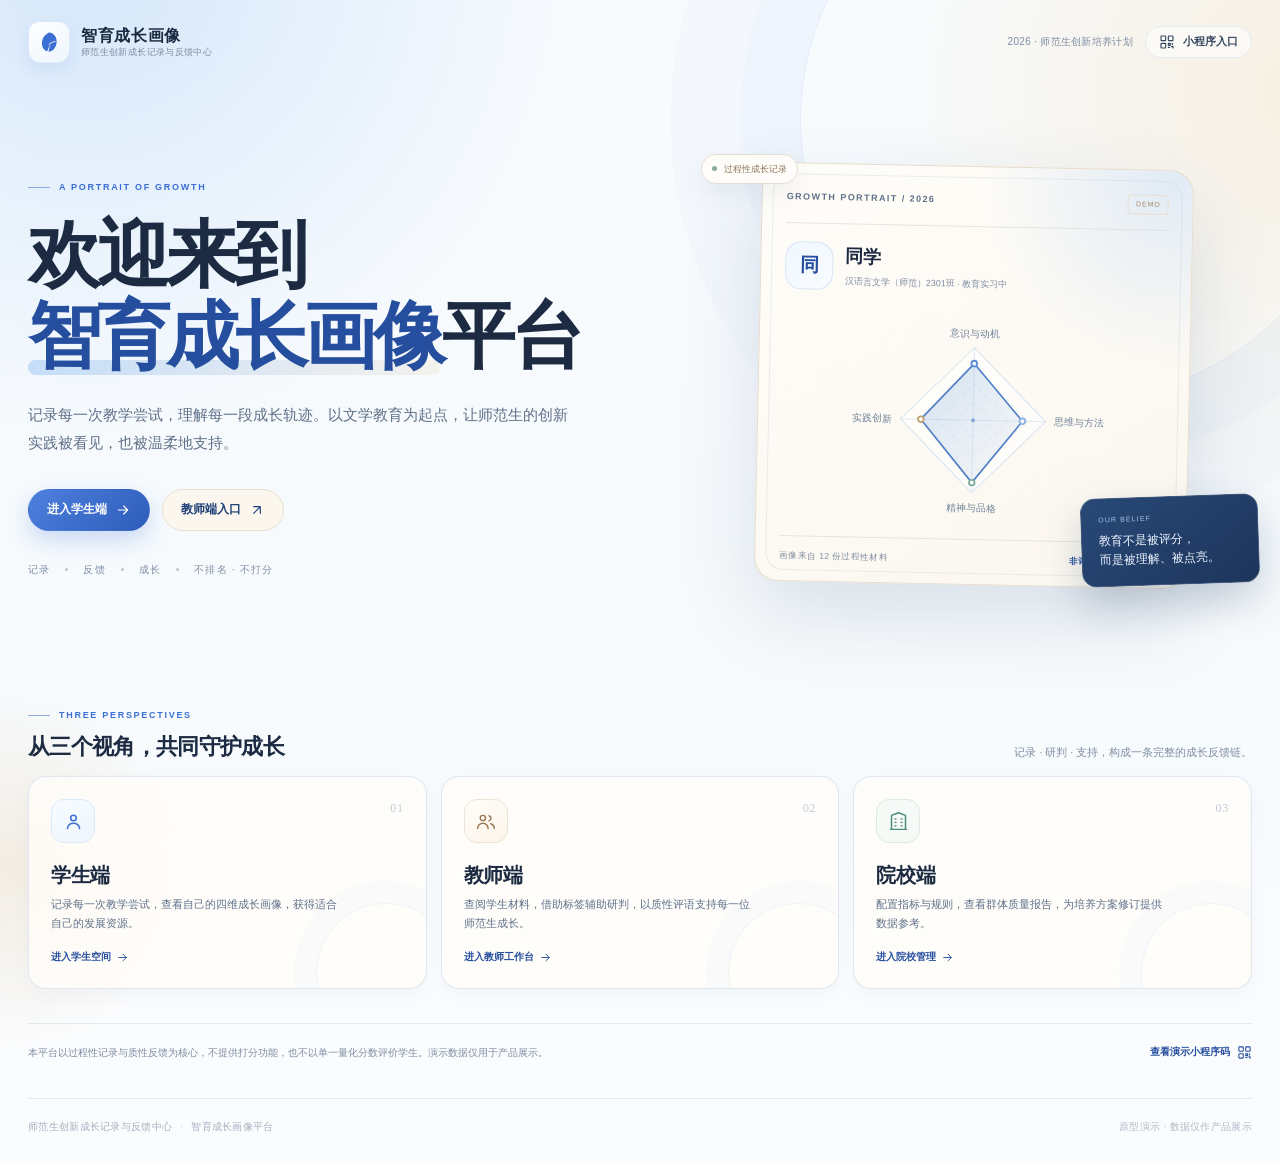
<file: classic/index.html>
<!doctype html>
<html lang="zh-CN">
  <head>
    <meta charset="UTF-8" />
    <meta name="viewport" content="width=device-width, initial-scale=1.0" />
    <meta name="theme-color" content="#f5f9fd" />
    <meta
      name="description"
      content="智育成长画像平台：面向师范生的创新成长记录与反馈中心，连接学生、教师与院校的成长支持系统。"
    />
    <title>智育成长画像平台 · 师范生创新成长记录与反馈中心</title>
    <link
      rel="icon"
      href="data:image/svg+xml,%3Csvg xmlns='http://www.w3.org/2000/svg' viewBox='0 0 32 32'%3E%3Crect width='32' height='32' rx='9' fill='%23eff6fd'/%3E%3Cpath d='M16 6c-4.5 2.3-7 6.2-7 11.4 0 3.4 2 6.2 5.1 7.4 1-2.9 2.4-6 4.4-8.9-1.7 3.3-2.6 6.6-2.8 9.4 1.9-.3 3.6-1.2 5-2.6 3.1-3.2 3.6-8.5 1.5-12.5-1.5-3-4.2-4.2-6.2-4.2Z' fill='%233b6fd4'/%3E%3C/svg%3E"
    />
    <link rel="stylesheet" href="./styles.css" />
  </head>
  <body>
    <div class="page-texture" aria-hidden="true"></div>

    <header class="app-header" id="appHeader" hidden>
      <div class="header-inner">
        <a class="brand" href="#/welcome" aria-label="返回欢迎页">
          <span class="brand-mark" aria-hidden="true">
            <svg viewBox="0 0 40 40" fill="none">
              <path d="M20 5.5c-7 3.4-10.9 9.4-10.9 17.3 0 5.3 3.1 9.8 8 11.7 1.5-4.7 3.8-9.5 6.9-13.8-2.8 5-4.2 10-4.6 14.3 3-.4 5.8-1.8 8-4 4.9-5 5.7-13.1 2.4-19.4C27.5 7.9 23.1 5.5 20 5.5Z" fill="currentColor"/>
              <path d="M20 23.5c3.4-2.6 6.2-3.9 9.5-4.2" stroke="#f8f4ea" stroke-width="1.4" stroke-linecap="round"/>
            </svg>
          </span>
          <span class="brand-copy">
            <strong>智育成长画像</strong>
            <small>师范生创新成长记录与反馈中心</small>
          </span>
        </a>

        <nav class="main-nav" id="mainNav" aria-label="主导航"></nav>

        <div class="header-side">
          <span class="demo-badge"><i></i> 原型演示</span>
          <div class="role-switch" id="roleSwitch" aria-label="切换角色端">
            <button type="button" data-role="student">学生端</button>
            <button type="button" data-role="teacher">教师端</button>
            <button type="button" data-role="institution">院校端</button>
          </div>
          <button class="avatar" id="avatarBtn" type="button" aria-label="当前账号">林</button>
        </div>
      </div>
    </header>

    <main id="app" class="app" tabindex="-1"></main>

    <nav class="student-tabs" id="studentTabs" aria-label="学生端底部导航" hidden>
      <a href="#/student" data-tab="home">
        <svg viewBox="0 0 24 24" fill="none" stroke="currentColor" stroke-width="1.7"><path d="m3.5 10.5 8.5-7 8.5 7"/><path d="M5.5 9v10.5h13V9"/><path d="M9.5 19.5v-6h5v6"/></svg>
        <span>首页</span>
      </a>
      <a href="#/student/archive" data-tab="archive">
        <svg viewBox="0 0 24 24" fill="none" stroke="currentColor" stroke-width="1.7"><path d="M4 7.5h16v12H4z"/><path d="M3 4.5h18v3H3zM9 11.5h6"/></svg>
        <span>档案</span>
      </a>
      <a href="#/student/resources" data-tab="resources">
        <svg viewBox="0 0 24 24" fill="none" stroke="currentColor" stroke-width="1.7"><path d="M5 4.5h11a3 3 0 0 1 3 3v12H7.5A2.5 2.5 0 0 1 5 17V4.5Z"/><path d="M5 17a2.5 2.5 0 0 1 2.5-2.5H19M9 8h6"/></svg>
        <span>资源</span>
      </a>
      <a href="#/student/reflection" data-tab="me">
        <svg viewBox="0 0 24 24" fill="none" stroke="currentColor" stroke-width="1.7"><circle cx="12" cy="8" r="3.2"/><path d="M5 20c.8-4 3.3-6 7-6s6.2 2 7 6"/></svg>
        <span>我的</span>
      </a>
    </nav>

    <footer class="site-footer" id="siteFooter">
      <span>师范生创新成长记录与反馈中心</span>
      <span class="footer-dot">·</span>
      <span>智育成长画像平台</span>
      <span class="footer-demo">原型演示 · 数据仅作产品展示</span>
    </footer>

    <div class="modal" id="modal" hidden>
      <div class="modal-backdrop" data-close-modal></div>
      <section class="modal-card" role="dialog" aria-modal="true" aria-labelledby="modalTitle">
        <button class="modal-close" type="button" data-close-modal aria-label="关闭">
          <svg viewBox="0 0 24 24" fill="none" stroke="currentColor" stroke-width="1.8"><path d="m6 6 12 12M18 6 6 18"/></svg>
        </button>
        <div id="modalBody"></div>
      </section>
    </div>

    <div class="toast" id="toast" role="status" aria-live="polite"></div>

    <script src="./app.js" defer></script>
  </body>
</html>
</file>
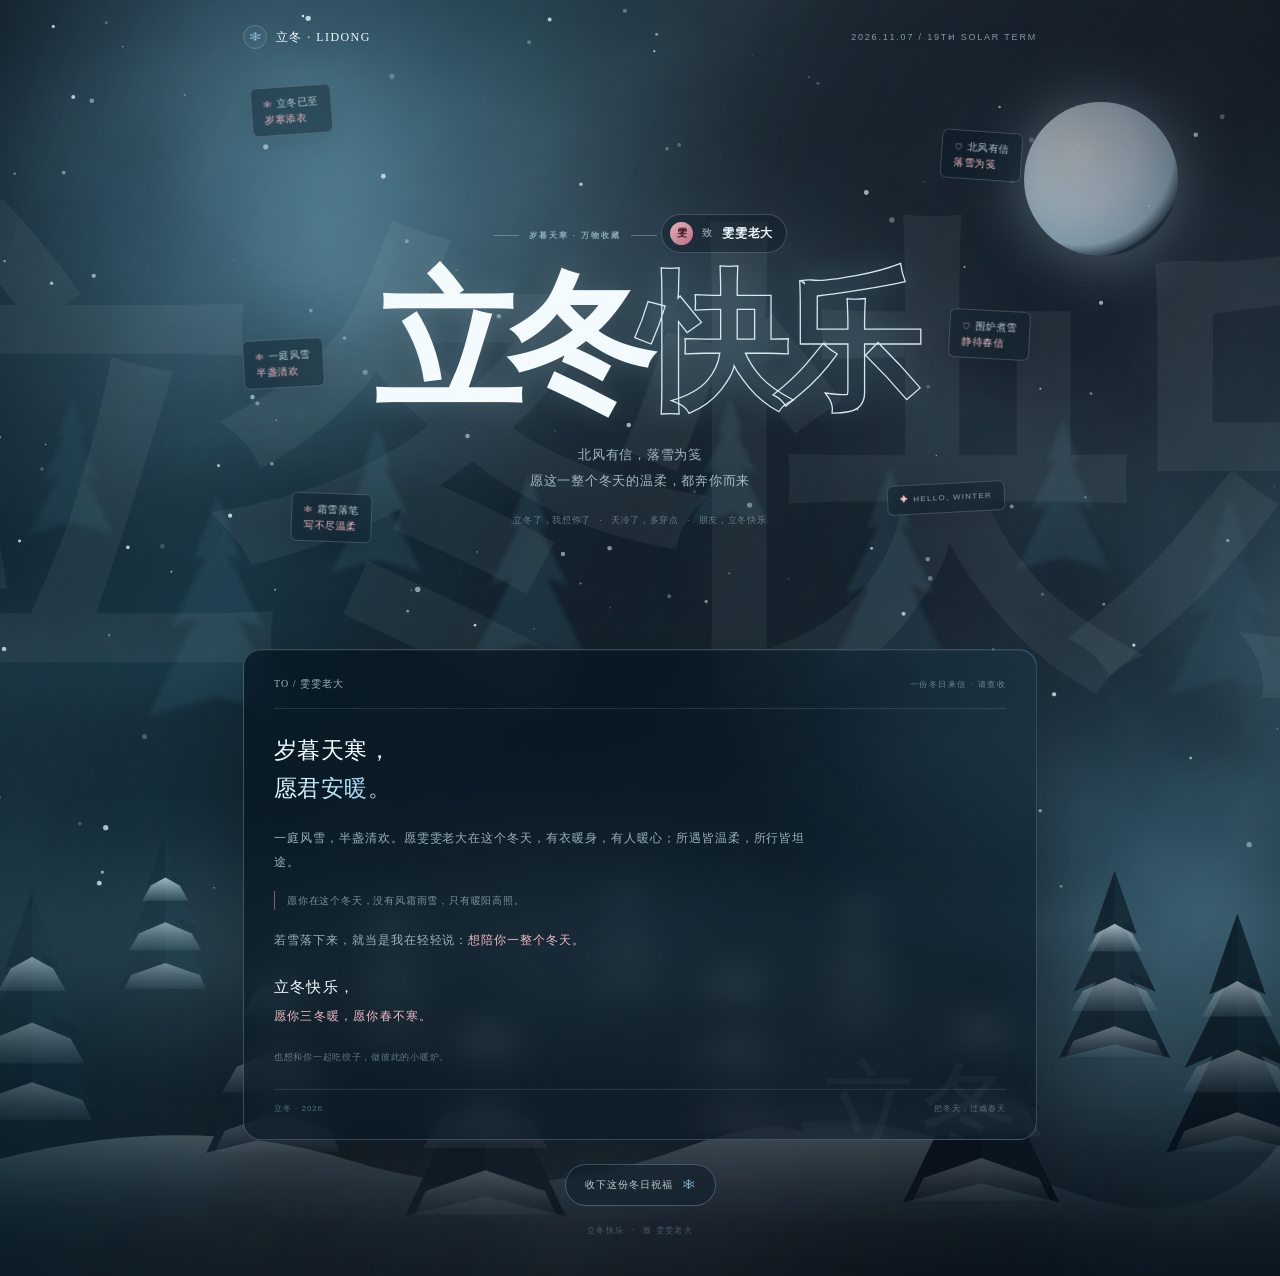
<file: lidong/index.html>
<!doctype html>
<html lang="zh-CN">
  <head>
    <meta charset="UTF-8" />
    <meta name="viewport" content="width=device-width, initial-scale=1.0, viewport-fit=cover" />
    <meta name="theme-color" content="#07131f" />
    <meta name="description" content="立冬快乐，致雯雯老大。岁暮天寒，愿君安暖；愿你三冬暖，春不寒。" />
    <meta property="og:title" content="立冬快乐 · 致雯雯老大" />
    <meta property="og:description" content="岁暮天寒，愿君安暖。一庭风雪，半盏清欢。" />
    <title>立冬快乐 · 致雯雯老大</title>
    <!-- Background motion: Vanta.js FOG (MIT) + Three.js (MIT), bundled locally. -->
    <script src="./three.min.js" defer></script>
    <script src="./vanta.fog.min.js" defer></script>
    <style>
      :root {
        --night: #07131f;
        --night-2: #0a1d2d;
        --night-3: #123448;
        --ice: #eef8ff;
        --ice-dim: #c6ddec;
        --mist: #9fc5d8;
        --blue: #a8ddff;
        --rose: #f3bbc6;
        --rose-deep: #e89aaa;
        --glass: rgba(8, 23, 35, 0.5);
        --line: rgba(220, 242, 255, 0.18);
        --serif: "Noto Serif SC", "Songti SC", "STSong", "SimSun", Georgia, serif;
        --sans: "Inter", "PingFang SC", "Microsoft YaHei", sans-serif;
      }

      * { box-sizing: border-box; }
      html { background: var(--night); overflow-x: hidden; }

      body {
        margin: 0;
        min-width: 320px;
        color: var(--ice);
        background: var(--night);
        font-family: var(--sans);
        -webkit-font-smoothing: antialiased;
        overflow-x: hidden;
      }

      button { font: inherit; }

      .winter {
        position: relative;
        min-height: 100svh;
        isolation: isolate;
        overflow: hidden;
        background:
          radial-gradient(circle at 78% 12%, rgba(171, 220, 246, 0.16), transparent 23rem),
          radial-gradient(circle at 13% 76%, rgba(62, 130, 157, 0.18), transparent 28rem),
          linear-gradient(180deg, #06101b 0%, #091b2a 38%, #102d3d 73%, #071521 100%);
        transition: transform 900ms ease, filter 900ms ease;
      }

      .is-celebrating .winter {
        transform: scale(1.035);
        filter: blur(1px) brightness(0.72);
      }

      .scene {
        position: absolute;
        inset: 0;
        z-index: 0;
        pointer-events: none;
      }

      .vanta-layer {
        position: absolute;
        inset: 0;
        z-index: 0;
        overflow: hidden;
        background: transparent;
      }

      .vanta-layer canvas {
        display: block !important;
        width: 100% !important;
        height: 100% !important;
        opacity: 0.82;
        filter: saturate(0.82) contrast(1.06);
      }

      .flow {
        position: absolute;
        inset: -24%;
        z-index: 1;
        pointer-events: none;
        filter: blur(38px);
        opacity: 0.8;
        transform-origin: center;
      }

      .flow-blue {
        background: linear-gradient(
          112deg,
          transparent 18%,
          rgba(80, 183, 211, 0.13) 34%,
          rgba(194, 236, 252, 0.09) 44%,
          transparent 60%
        );
        animation: flowSweep 16s ease-in-out infinite alternate;
      }

      .flow-rose {
        background: linear-gradient(
          292deg,
          transparent 22%,
          rgba(211, 137, 157, 0.08) 38%,
          rgba(243, 187, 198, 0.05) 45%,
          transparent 62%
        );
        animation: flowSweep 20s ease-in-out infinite alternate-reverse;
        opacity: 0.65;
      }

      @keyframes flowSweep {
        0% { transform: translate3d(-12%, -8%, 0) rotate(-8deg) scale(1); }
        100% { transform: translate3d(13%, 7%, 0) rotate(-2deg) scale(1.18); }
      }

      .scene::after {
        content: "";
        position: absolute;
        inset: 0;
        background:
          linear-gradient(180deg, rgba(4, 12, 20, 0.3) 0%, transparent 22%, transparent 72%, rgba(3, 10, 17, 0.65) 100%),
          radial-gradient(ellipse at 50% 45%, transparent 42%, rgba(3, 10, 17, 0.48) 100%);
      }

      .moon {
        position: absolute;
        top: 8%;
        right: 8%;
        width: clamp(90px, 12vw, 170px);
        height: clamp(90px, 12vw, 170px);
        border-radius: 50%;
        background:
          radial-gradient(circle at 37% 33%, #f8fdff 0%, #d7ebf5 38%, #aacbdc 65%, rgba(126, 171, 190, 0.3) 74%, transparent 75%);
        box-shadow:
          0 0 45px rgba(219, 246, 255, 0.28),
          0 0 100px rgba(147, 209, 235, 0.16);
        opacity: 0.86;
        filter: blur(0.2px);
      }

      .moon::before {
        content: "";
        position: absolute;
        inset: -50%;
        border-radius: 50%;
        background: radial-gradient(circle, rgba(154, 216, 244, 0.12), transparent 60%);
      }

      .aurora {
        position: absolute;
        top: -18%;
        left: -12%;
        width: 74%;
        height: 52%;
        background:
          radial-gradient(ellipse at 50% 50%, rgba(83, 166, 184, 0.16), transparent 62%),
          radial-gradient(ellipse at 40% 40%, rgba(70, 116, 173, 0.12), transparent 70%);
        filter: blur(24px);
        transform: rotate(-12deg);
        animation: auroraDrift 18s ease-in-out infinite alternate;
      }

      @keyframes auroraDrift {
        0% { transform: translate3d(-3%, 0, 0) rotate(-12deg) scale(1); opacity: 0.65; }
        100% { transform: translate3d(7%, 4%, 0) rotate(-7deg) scale(1.15); opacity: 0.95; }
      }

      .forest {
        position: absolute;
        left: 0;
        bottom: 0;
        width: 100%;
        height: 62%;
        opacity: 0.94;
      }

      .forest.far {
        bottom: 20%;
        height: 45%;
        opacity: 0.35;
        filter: blur(2px);
        transform: scale(1.3);
        transform-origin: center bottom;
      }

      .fog {
        position: absolute;
        left: -10%;
        right: -10%;
        bottom: 12%;
        height: 26%;
        background:
          radial-gradient(ellipse at 20% 50%, rgba(165, 214, 230, 0.16), transparent 60%),
          radial-gradient(ellipse at 68% 65%, rgba(150, 208, 226, 0.13), transparent 58%);
        filter: blur(18px);
        animation: fogDrift 15s ease-in-out infinite alternate;
      }

      @keyframes fogDrift {
        0% { transform: translate3d(-4%, 0, 0) scale(1); opacity: 0.55; }
        100% { transform: translate3d(8%, -3%, 0) scale(1.12); opacity: 0.9; }
      }

      .ghost {
        position: absolute;
        left: 50%;
        top: 37%;
        z-index: 1;
        color: rgba(232, 248, 255, 0.055);
        font-family: var(--serif);
        font-size: clamp(190px, 38vw, 560px);
        font-weight: 700;
        letter-spacing: -0.12em;
        line-height: 0.8;
        white-space: nowrap;
        transform: translate(-50%, -50%);
        user-select: none;
        pointer-events: none;
      }

      .snow-canvas {
        position: absolute;
        inset: 0;
        z-index: 2;
        width: 100%;
        height: 100%;
        pointer-events: none;
      }

      .page {
        position: relative;
        z-index: 3;
        width: min(100%, 850px);
        min-height: 100svh;
        margin: 0 auto;
        padding: 0 28px 40px;
        display: flex;
        flex-direction: column;
      }

      .topbar {
        display: flex;
        align-items: center;
        justify-content: space-between;
        gap: 20px;
        padding: 25px 0 12px;
        color: rgba(214, 235, 245, 0.58);
        font-size: 9px;
        letter-spacing: 0.2em;
      }

      .topbar .brand {
        display: inline-flex;
        align-items: center;
        gap: 9px;
        color: var(--ice);
        font-family: var(--serif);
        font-size: 12px;
        letter-spacing: 0.12em;
      }

      .topbar .brand::before {
        content: "❄";
        display: grid;
        place-items: center;
        width: 22px;
        height: 22px;
        border: 1px solid rgba(212, 238, 250, 0.25);
        border-radius: 50%;
        color: var(--blue);
        font-size: 11px;
        letter-spacing: 0;
        box-shadow: 0 0 16px rgba(168, 221, 255, 0.1) inset;
      }

      .hero {
        position: relative;
        flex: 1 1 auto;
        min-height: 580px;
        display: flex;
        align-items: center;
        justify-content: center;
        padding: 82px 0 42px;
      }

      .hero-center {
        position: relative;
        z-index: 3;
        max-width: 680px;
        text-align: center;
        animation: softIn 1.3s cubic-bezier(0.2, 0.75, 0.25, 1) both 0.12s;
      }

      @keyframes softIn {
        from { opacity: 0; transform: translateY(16px); filter: blur(5px); }
        to { opacity: 1; transform: translateY(0); filter: blur(0); }
      }

      .eyebrow {
        display: inline-flex;
        align-items: center;
        gap: 10px;
        margin: 0 0 22px;
        color: rgba(196, 230, 245, 0.62);
        font-size: 8px;
        font-weight: 600;
        letter-spacing: 0.24em;
      }

      .eyebrow::before,
      .eyebrow::after {
        content: "";
        width: 26px;
        height: 1px;
        background: rgba(179, 223, 243, 0.35);
      }

      .to {
        display: inline-flex;
        align-items: center;
        gap: 9px;
        margin-bottom: 20px;
        padding: 7px 13px 7px 8px;
        border: 1px solid rgba(220, 243, 255, 0.2);
        border-radius: 999px;
        background: rgba(7, 22, 34, 0.35);
        color: rgba(225, 244, 252, 0.76);
        font-size: 10px;
        letter-spacing: 0.12em;
        backdrop-filter: blur(12px);
      }

      .to .seal {
        display: grid;
        place-items: center;
        width: 23px;
        height: 23px;
        border-radius: 50%;
        background: linear-gradient(145deg, #e6b2bd, #b96e7e);
        color: #3b1b24;
        font-family: var(--serif);
        font-size: 10px;
        font-weight: 700;
        letter-spacing: 0;
      }

      .to strong {
        color: var(--ice);
        font-family: var(--serif);
        font-size: 12px;
        letter-spacing: 0.06em;
      }

      .hero h1 {
        margin: 0;
        color: #f4fbff;
        font-family: var(--serif);
        font-size: clamp(74px, 17vw, 148px);
        font-weight: 700;
        line-height: 0.96;
        letter-spacing: -0.1em;
        text-shadow:
          0 0 26px rgba(190, 231, 250, 0.18),
          0 14px 50px rgba(0, 10, 20, 0.4);
      }

      .hero h1 .outline {
        color: transparent;
        -webkit-text-stroke: 1.3px rgba(236, 249, 255, 0.9);
        text-stroke: 1.3px rgba(236, 249, 255, 0.9);
        text-shadow: 0 0 30px rgba(163, 219, 247, 0.15);
      }

      .sub {
        margin: 27px auto 0;
        color: rgba(210, 235, 246, 0.74);
        font-family: var(--serif);
        font-size: 13px;
        line-height: 2.05;
        letter-spacing: 0.06em;
      }

      .wishline {
        margin: 17px auto 0;
        color: rgba(190, 222, 237, 0.45);
        font-size: 9px;
        line-height: 1.8;
        letter-spacing: 0.08em;
      }

      .wishline span {
        margin: 0 5px;
        color: rgba(243, 187, 198, 0.55);
      }

      .note {
        position: absolute;
        z-index: 2;
        padding: 8px 12px;
        border: 1px solid rgba(219, 243, 255, 0.2);
        border-radius: 6px;
        background: rgba(6, 22, 34, 0.42);
        color: rgba(230, 246, 253, 0.78);
        font-family: var(--serif);
        font-size: 10px;
        line-height: 1.55;
        letter-spacing: 0.05em;
        text-align: left;
        box-shadow: 0 8px 24px rgba(0, 10, 20, 0.12);
        backdrop-filter: blur(9px);
        user-select: none;
        animation: drift 7s ease-in-out infinite;
      }

      .note em {
        display: block;
        color: var(--rose);
        font-style: normal;
      }

      .note i {
        display: inline-block;
        margin-right: 4px;
        color: var(--rose);
        font-style: normal;
        font-size: 8px;
      }

      .n1 { top: 25px; left: 1%; transform: rotate(-4deg); animation-delay: -1s; }
      .n2 { top: 12%; right: 2%; transform: rotate(4deg); animation-delay: -3s; }
      .n3 { top: 48%; left: 0; transform: rotate(-3deg); animation-delay: -5s; }
      .n4 { top: 43%; right: 1%; transform: rotate(3deg); animation-delay: -2s; }
      .n5 { bottom: 17%; left: 6%; transform: rotate(2deg); animation-delay: -4s; }
      .n6 { bottom: 22%; right: 4%; transform: rotate(-3deg); animation-delay: -6s; }

      .n6.faint {
        color: rgba(230, 246, 253, 0.58);
        font-family: var(--sans);
        font-size: 8px;
        letter-spacing: 0.16em;
      }

      @keyframes drift {
        0%, 100% { translate: 0 0; }
        50% { translate: 0 -6px; }
      }

      .letter {
        position: relative;
        z-index: 4;
        margin-top: 8px;
        padding: 27px 30px 25px;
        overflow: hidden;
        border: 1px solid rgba(205, 234, 247, 0.22);
        border-radius: 18px;
        background:
          radial-gradient(circle at 100% 0%, rgba(111, 178, 203, 0.14), transparent 35%),
          linear-gradient(145deg, rgba(5, 20, 32, 0.74), rgba(6, 22, 34, 0.55));
        box-shadow: 0 24px 70px rgba(0, 6, 12, 0.28), 0 1px 0 rgba(255, 255, 255, 0.06) inset;
        backdrop-filter: blur(18px);
        animation: softIn 1.3s cubic-bezier(0.2, 0.75, 0.25, 1) both 0.45s;
      }

      .letter::after {
        content: "立冬";
        position: absolute;
        right: 16px;
        bottom: -20px;
        color: rgba(216, 241, 252, 0.035);
        font-family: var(--serif);
        font-size: 100px;
        line-height: 1;
        pointer-events: none;
      }

      .letter-head {
        display: flex;
        align-items: center;
        justify-content: space-between;
        gap: 12px;
        padding-bottom: 17px;
        border-bottom: 1px solid rgba(205, 234, 247, 0.13);
        color: rgba(190, 222, 237, 0.5);
        font-size: 8px;
        letter-spacing: 0.18em;
      }

      .letter-head span:first-child {
        color: rgba(223, 241, 249, 0.7);
        font-family: var(--serif);
        font-size: 10px;
        letter-spacing: 0.1em;
      }

      .letter p {
        position: relative;
        z-index: 1;
        margin: 0;
        color: rgba(217, 238, 247, 0.7);
        font-family: var(--serif);
        font-size: 12px;
        line-height: 2.05;
        letter-spacing: 0.08em;
      }

      .letter .lead {
        max-width: 570px;
        margin: 23px 0 14px;
        color: #f2fbff;
        font-size: 23px;
        line-height: 1.65;
        letter-spacing: 0.02em;
      }

      .letter .lead em {
        color: #d4efff;
        font-style: normal;
        background: linear-gradient(90deg, #eaf9ff, #a6dcf4 72%, #d2bcc5);
        -webkit-background-clip: text;
        background-clip: text;
        -webkit-text-fill-color: transparent;
      }

      .letter .body {
        max-width: 540px;
        margin-top: 18px;
      }

      .letter .soft {
        color: var(--rose);
      }

      .letter .quote {
        margin-top: 16px;
        padding-left: 12px;
        border-left: 1px solid rgba(243, 187, 198, 0.44);
        color: rgba(226, 242, 249, 0.52);
        font-size: 10px;
        line-height: 1.9;
      }

      .letter .warmline {
        margin-top: 18px;
        color: rgba(205, 233, 244, 0.44);
        font-size: 9px;
        letter-spacing: 0.08em;
      }

      .letter .blessing {
        margin-top: 20px;
        color: #f5fbff;
        font-size: 15px;
        line-height: 1.9;
      }

      .letter .blessing span {
        color: var(--rose);
        font-size: 12px;
      }

      .letter-foot {
        display: flex;
        justify-content: space-between;
        gap: 14px;
        margin-top: 23px;
        padding-top: 13px;
        border-top: 1px solid rgba(205, 234, 247, 0.12);
        color: rgba(181, 217, 233, 0.42);
        font-size: 8px;
        letter-spacing: 0.12em;
      }

      .actions {
        display: flex;
        justify-content: center;
        padding: 24px 0 4px;
      }

      .accept {
        display: inline-flex;
        align-items: center;
        gap: 10px;
        height: 42px;
        padding: 0 19px;
        border: 1px solid rgba(216, 244, 255, 0.28);
        border-radius: 999px;
        background: rgba(9, 29, 43, 0.46);
        color: rgba(236, 250, 255, 0.86);
        font-size: 10px;
        letter-spacing: 0.1em;
        cursor: pointer;
        backdrop-filter: blur(12px);
        transition: 180ms ease;
      }

      .accept span {
        color: var(--blue);
        font-size: 12px;
      }

      .accept:hover {
        border-color: rgba(206, 240, 255, 0.55);
        background: rgba(25, 63, 83, 0.48);
        transform: translateY(-1px);
      }

      .accept:active { transform: translateY(0); }

      .accepted {
        max-height: 0;
        overflow: hidden;
        color: var(--rose);
        font-family: var(--serif);
        font-size: 11px;
        letter-spacing: 0.1em;
        text-align: center;
        opacity: 0;
        transition: 450ms ease;
      }

      .accepted.show {
        max-height: 30px;
        padding-top: 10px;
        opacity: 1;
      }

      .footer {
        display: flex;
        justify-content: center;
        gap: 8px;
        padding-top: 15px;
        color: rgba(184, 219, 234, 0.32);
        font-size: 8px;
        letter-spacing: 0.15em;
      }

      .footer .dot { color: rgba(243, 187, 198, 0.5); }

      .blessing-overlay {
        position: fixed;
        inset: 0;
        z-index: 80;
        display: grid;
        place-items: center;
        padding: 24px;
        overflow: hidden;
        background:
          radial-gradient(circle at 50% 38%, rgba(30, 85, 105, 0.42), transparent 45%),
          rgba(2, 9, 15, 0.82);
        opacity: 0;
        backdrop-filter: blur(16px);
        transition: opacity 500ms ease;
      }

      .blessing-overlay[hidden] { display: none; }

      .blessing-overlay.open { opacity: 1; }

      .overlay-aurora {
        position: absolute;
        inset: -30%;
        z-index: 0;
        background:
          conic-gradient(from 30deg at 50% 50%,
            transparent 0deg 30deg,
            rgba(86, 185, 211, 0.15) 44deg,
            transparent 62deg 150deg,
            rgba(200, 128, 150, 0.1) 176deg,
            transparent 196deg 286deg,
            rgba(98, 184, 219, 0.13) 308deg,
            transparent 332deg);
        filter: blur(34px);
        animation: overlayAurora 18s linear infinite;
        opacity: 0.8;
      }

      @keyframes overlayAurora {
        from { transform: rotate(0deg) scale(1); }
        to { transform: rotate(360deg) scale(1.08); }
      }

      .overlay-rays {
        position: absolute;
        top: 50%;
        left: 50%;
        z-index: 0;
        width: 140vmax;
        height: 140vmax;
        background: repeating-conic-gradient(
          from 0deg,
          rgba(190, 235, 252, 0.1) 0deg 0.6deg,
          transparent 0.6deg 11deg
        );
        -webkit-mask-image: radial-gradient(circle, transparent 0 11%, #000 26%, transparent 60%);
        mask-image: radial-gradient(circle, transparent 0 11%, #000 26%, transparent 60%);
        transform: translate(-50%, -50%);
        animation: raySpin 34s linear infinite;
        opacity: 0;
        transition: opacity 900ms ease;
      }

      .blessing-overlay.open .overlay-rays { opacity: 0.72; }

      @keyframes raySpin {
        to { transform: translate(-50%, -50%) rotate(360deg); }
      }

      .overlay-orb {
        position: absolute;
        z-index: 0;
        width: 260px;
        height: 260px;
        border-radius: 50%;
        filter: blur(46px);
        opacity: 0;
        animation: orbFloat 8s ease-in-out infinite alternate;
        transition: opacity 900ms ease;
      }

      .blessing-overlay.open .overlay-orb { opacity: 0.8; }

      .orb-a {
        top: 3%;
        left: 4%;
        background: radial-gradient(circle, rgba(66, 158, 183, 0.26), transparent 68%);
      }

      .orb-b {
        right: 2%;
        bottom: 3%;
        background: radial-gradient(circle, rgba(200, 120, 142, 0.2), transparent 68%);
        animation-delay: -4s;
      }

      @keyframes orbFloat {
        0% { transform: translate3d(-4%, 3%, 0) scale(0.92); }
        100% { transform: translate3d(9%, -7%, 0) scale(1.18); }
      }

      .overlay-flash {
        position: absolute;
        inset: -20%;
        z-index: 1;
        background: radial-gradient(circle, rgba(228, 248, 255, 0.9), rgba(155, 218, 243, 0.28) 28%, transparent 62%);
        opacity: 0;
        pointer-events: none;
      }

      .overlay-wipe {
        position: absolute;
        top: 50%;
        left: 50%;
        z-index: 2;
        width: 12vmax;
        height: 12vmax;
        border-radius: 50%;
        background: radial-gradient(circle, rgba(242, 253, 255, 0.96), rgba(178, 230, 247, 0.42) 32%, transparent 68%);
        opacity: 0;
        transform: translate(-50%, -50%) scale(0.2);
        pointer-events: none;
      }

      .blessing-overlay.open .overlay-wipe {
        animation: overlayWipe 1.05s cubic-bezier(0.12, 0.72, 0.2, 1) both;
      }

      @keyframes overlayWipe {
        0% { opacity: 0.95; transform: translate(-50%, -50%) scale(0.2); }
        58% { opacity: 0.72; }
        100% { opacity: 0; transform: translate(-50%, -50%) scale(18); }
      }

      .overlay-stars {
        position: absolute;
        inset: 0;
        z-index: 1;
        overflow: hidden;
        pointer-events: none;
      }

      .overlay-star {
        position: absolute;
        width: 2px;
        height: 2px;
        border-radius: 50%;
        background: #e2f8ff;
        box-shadow: 0 0 8px rgba(178, 231, 250, 0.8);
        opacity: 0;
        animation: starTwinkle 3.6s ease-in-out infinite;
      }

      .overlay-star.rose {
        background: #f3c4cd;
        box-shadow: 0 0 9px rgba(243, 187, 198, 0.7);
      }

      @keyframes starTwinkle {
        0%, 100% { opacity: 0.08; transform: scale(0.7); }
        50% { opacity: 0.95; transform: scale(1.25); }
      }

      .blessing-overlay.open .overlay-flash {
        animation: overlayFlash 1.6s cubic-bezier(0.15, 0.7, 0.2, 1) both;
      }

      @keyframes overlayFlash {
        0% { opacity: 0; transform: scale(0.35); }
        18% { opacity: 0.92; }
        100% { opacity: 0; transform: scale(1.7); }
      }

      .burst-canvas {
        position: absolute;
        inset: 0;
        z-index: 2;
        width: 100%;
        height: 100%;
        pointer-events: none;
      }

      .overlay-ring {
        position: absolute;
        z-index: 2;
        width: 90px;
        height: 90px;
        border: 2px solid rgba(199, 239, 253, 0.64);
        border-radius: 50%;
        box-shadow: 0 0 28px rgba(161, 222, 245, 0.26), 0 0 80px rgba(161, 222, 245, 0.08);
        opacity: 0;
        pointer-events: none;
      }

      .blessing-overlay.open .overlay-ring {
        animation: ringOut 2s cubic-bezier(0.1, 0.65, 0.2, 1) both;
      }

      .blessing-overlay.open .ring-2 {
        animation-delay: 0.18s;
        border-color: rgba(243, 187, 198, 0.35);
      }

      @keyframes ringOut {
        0% { opacity: 0; transform: scale(0.4); }
        18% { opacity: 0.9; }
        100% { opacity: 0; transform: scale(7.4); }
      }

      .overlay-card {
        position: relative;
        z-index: 3;
        width: min(100%, 540px);
        padding: 43px 34px 31px;
        overflow: hidden;
        border: 1px solid rgba(212, 241, 253, 0.3);
        border-radius: 22px;
        background:
          radial-gradient(circle at 100% 0%, rgba(113, 183, 207, 0.18), transparent 38%),
          radial-gradient(circle at 0% 100%, rgba(203, 138, 156, 0.1), transparent 38%),
          linear-gradient(150deg, rgba(8, 29, 43, 0.94), rgba(5, 18, 29, 0.9));
        box-shadow:
          0 35px 100px rgba(0, 5, 10, 0.6),
          0 0 80px rgba(142, 211, 238, 0.08),
          0 1px 0 rgba(255, 255, 255, 0.1) inset;
        text-align: center;
        opacity: 0;
        transform: translateY(30px) scale(0.84);
        filter: blur(9px);
        transition:
          opacity 720ms ease 80ms,
          transform 820ms cubic-bezier(0.16, 1.16, 0.3, 1) 80ms,
          filter 720ms ease 80ms;
        backdrop-filter: blur(24px);
      }

      .overlay-card::before {
        content: "";
        position: absolute;
        inset: 11px;
        border: 1px solid rgba(215, 243, 253, 0.1);
        border-radius: 15px;
        pointer-events: none;
      }

      .overlay-card::after {
        content: "";
        position: absolute;
        top: -65%;
        left: -60%;
        z-index: 0;
        width: 44%;
        height: 230%;
        transform: rotate(19deg);
        background: linear-gradient(90deg, transparent, rgba(228, 248, 255, 0.08), transparent);
        animation: cardSheen 6.5s ease-in-out infinite;
        pointer-events: none;
      }

      .overlay-card > * {
        position: relative;
        z-index: 1;
      }

      @keyframes cardSheen {
        0%, 30% { left: -60%; opacity: 0; }
        48% { opacity: 1; }
        78%, 100% { left: 130%; opacity: 0; }
      }

      .blessing-overlay.open .overlay-card {
        opacity: 1;
        transform: translateY(0) scale(1);
        filter: blur(0);
      }

      .overlay-close {
        position: absolute;
        top: 15px;
        right: 16px;
        z-index: 4;
        display: grid;
        place-items: center;
        width: 28px;
        height: 28px;
        padding: 0;
        border: 1px solid rgba(211, 240, 252, 0.16);
        border-radius: 50%;
        background: rgba(5, 20, 30, 0.4);
        color: rgba(207, 234, 245, 0.65);
        font-size: 17px;
        line-height: 1;
        cursor: pointer;
      }

      .overlay-close:hover {
        color: #fff;
        border-color: rgba(211, 240, 252, 0.45);
      }

      .overlay-kicker {
        display: block;
        margin-bottom: 19px;
        color: rgba(187, 226, 242, 0.6);
        font-size: 8px;
        letter-spacing: 0.25em;
      }

      .overlay-seal {
        display: grid;
        place-items: center;
        width: 42px;
        height: 42px;
        margin: 0 auto 16px;
        border: 1px solid rgba(243, 187, 198, 0.55);
        border-radius: 50%;
        background: radial-gradient(circle at 35% 30%, rgba(243, 187, 198, 0.3), rgba(151, 77, 93, 0.2));
        color: #f5cbd3;
        font-family: var(--serif);
        font-size: 16px;
        box-shadow: 0 0 30px rgba(243, 187, 198, 0.09);
      }

      .overlay-card h2 {
        margin: 0;
        color: #f5fbff;
        font-family: var(--serif);
        font-size: clamp(38px, 6vw, 54px);
        font-weight: 700;
        line-height: 1.25;
        letter-spacing: -0.04em;
      }

      .overlay-card h2 em {
        color: transparent;
        font-style: normal;
        background: linear-gradient(100deg, #f8fdff, #a9def3 52%, #e9bdc6);
        background-size: 220% 100%;
        -webkit-background-clip: text;
        background-clip: text;
        -webkit-text-fill-color: transparent;
        animation: textShimmer 8s ease-in-out infinite;
      }

      @keyframes textShimmer {
        0%, 100% { background-position: 0% 50%; }
        50% { background-position: 100% 50%; }
      }

      .overlay-poem {
        margin: 20px 0 0;
        color: rgba(225, 244, 252, 0.82);
        font-family: var(--serif);
        font-size: 13px;
        line-height: 2;
        letter-spacing: 0.08em;
      }

      .overlay-divider {
        width: 34px;
        height: 1px;
        margin: 22px auto;
        background: linear-gradient(90deg, transparent, rgba(218, 243, 252, 0.55), transparent);
      }

      .overlay-wish {
        margin: 0;
        color: rgba(208, 237, 248, 0.64);
        font-family: var(--serif);
        font-size: 11px;
        line-height: 2.05;
        letter-spacing: 0.08em;
      }

      .overlay-sign {
        margin: 24px 0 0;
        color: rgba(179, 217, 233, 0.38);
        font-size: 8px;
        letter-spacing: 0.15em;
      }

      .overlay-back {
        display: inline-flex;
        align-items: center;
        justify-content: center;
        height: 36px;
        margin-top: 22px;
        padding: 0 16px;
        border: 1px solid rgba(211, 241, 253, 0.24);
        border-radius: 999px;
        background: rgba(9, 33, 47, 0.5);
        color: rgba(229, 248, 255, 0.74);
        font-size: 9px;
        letter-spacing: 0.1em;
        cursor: pointer;
        transition: 160ms ease;
      }

      .overlay-back:hover {
        border-color: rgba(221, 246, 255, 0.55);
        background: rgba(30, 72, 91, 0.55);
      }

      .is-celebrating { overflow: hidden; }

      .is-blessed .snow-canvas { opacity: 1; }

      @media (max-width: 680px) {
        .page { padding: 0 17px 28px; }
        .topbar { padding-top: 19px; }
        .hero { min-height: 590px; padding: 70px 0 30px; }
        .hero h1 { font-size: clamp(72px, 20vw, 108px); }
        .sub { font-size: 11px; margin-top: 23px; }
        .wishline { font-size: 8px; margin-top: 14px; }
        .note { font-size: 9px; padding: 7px 9px; }
        .n1 { top: 16px; left: -2px; }
        .n2 { top: 11%; right: -3px; }
        .n3 { top: 51%; left: -3px; }
        .n4 { top: 46%; right: -4px; }
        .n5 { bottom: 15%; left: 2%; }
        .n6 { bottom: 20%; right: 1%; }
        .letter { padding: 22px 20px 20px; border-radius: 15px; }
        .letter .lead { font-size: 20px; }
        .letter p { font-size: 11px; line-height: 2; }
        .letter .blessing { font-size: 13px; }
        .letter-foot { font-size: 7px; }
        .moon { top: 4%; right: 2%; }
        .ghost { top: 40%; font-size: 46vw; }
        .blessing-overlay { padding: 16px; }
        .overlay-card { padding: 35px 21px 26px; border-radius: 18px; }
        .overlay-card h2 { font-size: 36px; }
        .overlay-poem { font-size: 12px; }
        .overlay-wish { font-size: 10px; }
        .overlay-kicker { margin-bottom: 15px; font-size: 7px; }
        .overlay-sign { font-size: 7px; }
      }

      @media (max-width: 390px) {
        .hero h1 { font-size: 70px; }
        .n3, .n4 { display: none; }
        .note { font-size: 8.5px; }
        .letter .lead { font-size: 18px; }
      }

      @media (prefers-reduced-motion: reduce) {
        .note { animation: none; }
        .accept { transition: none; }
        .snow-canvas { display: none; }
        .aurora, .fog, .hero-center, .letter { animation: none; }
        .overlay-flash, .overlay-ring, .overlay-wipe, .burst-canvas { display: none; }
        .overlay-aurora, .overlay-rays, .overlay-orb, .overlay-card::after, .overlay-card h2 em { animation: none; }
        .overlay-star { animation: none; opacity: 0.5; }
        .blessing-overlay, .overlay-card { transition: none; }
        .winter { transition: none; }
        .is-celebrating .winter { transform: none; filter: none; }
        .vanta-layer { display: none; }
      }
    </style>
  </head>
  <body>
    <main class="winter">
      <div class="scene" aria-hidden="true">
        <div id="vanta" class="vanta-layer"></div>
        <div class="flow flow-blue"></div>
        <div class="flow flow-rose"></div>
        <div class="aurora"></div>
        <div class="moon"></div>
        <div class="ghost">立冬快乐</div>

        <svg class="forest far" viewBox="0 0 1200 900" preserveAspectRatio="xMidYMax slice">
          <defs>
            <g id="pine-far">
              <path d="M0 0 16 45 7 41 32 92 14 85 47 152 0 139-47 152-14 85-32 92-7 41-16 45Z" fill="#487b8e"/>
            </g>
          </defs>
          <g opacity=".55">
            <use href="#pine-far" transform="translate(70 495) scale(.9)"/>
            <use href="#pine-far" transform="translate(190 450) scale(.65)"/>
            <use href="#pine-far" transform="translate(295 520) scale(1.05)"/>
            <use href="#pine-far" transform="translate(410 470) scale(.7)"/>
            <use href="#pine-far" transform="translate(520 505) scale(.88)"/>
            <use href="#pine-far" transform="translate(665 450) scale(.6)"/>
            <use href="#pine-far" transform="translate(780 500) scale(1)"/>
            <use href="#pine-far" transform="translate(905 465) scale(.72)"/>
            <use href="#pine-far" transform="translate(1025 522) scale(.94)"/>
            <use href="#pine-far" transform="translate(1150 475) scale(.66)"/>
          </g>
        </svg>

        <svg class="forest" viewBox="0 0 1200 900" preserveAspectRatio="xMidYMax slice">
          <defs>
            <linearGradient id="snowHill" x1="0" y1="0" x2="0" y2="1">
              <stop offset="0" stop-color="#d9edf5" stop-opacity=".72"/>
              <stop offset=".45" stop-color="#a7ccdc" stop-opacity=".28"/>
              <stop offset="1" stop-color="#07131f" stop-opacity="0"/>
            </linearGradient>
            <linearGradient id="treeSnow" x1="0" y1="0" x2="0" y2="1">
              <stop offset="0" stop-color="#eaf8ff" stop-opacity=".92"/>
              <stop offset="1" stop-color="#c4e2ee" stop-opacity=".18"/>
            </linearGradient>
            <g id="pine">
              <path d="M0 0 23 66 10 60 43 126 20 116 58 195 0 181-58 195-20 116-43 126-10 60-23 66Z" fill="#0a1c28"/>
              <path d="M0 0 20 58 7 52 38 114 15 105 52 184 0 171Z" fill="#123341" opacity=".5"/>
              <path d="M-18 65 0 55 18 65 29 84-29 84Z" fill="url(#treeSnow)"/>
              <path d="M-33 125 0 111 33 125 45 146-45 146Z" fill="url(#treeSnow)" opacity=".8"/>
              <path d="M-43 177 0 162 43 177 51 194-51 194Z" fill="url(#treeSnow)" opacity=".72"/>
            </g>
          </defs>
          <path d="M0 790 Q180 745 330 792 T640 780 T960 802 T1200 775 L1200 900 0 900Z" fill="url(#snowHill)"/>
          <g class="near-trees">
            <use href="#pine" transform="translate(30 540) scale(1.1)"/>
            <use href="#pine" transform="translate(155 485) scale(.75)"/>
            <use href="#pine" transform="translate(260 560) scale(1.15)"/>
            <use href="#pine" transform="translate(365 515) scale(.85)"/>
            <use href="#pine" transform="translate(455 590) scale(1.3)"/>
            <use href="#pine" transform="translate(585 495) scale(.72)"/>
            <use href="#pine" transform="translate(690 550) scale(1.1)"/>
            <use href="#pine" transform="translate(805 505) scale(.8)"/>
            <use href="#pine" transform="translate(920 585) scale(1.26)"/>
            <use href="#pine" transform="translate(1045 520) scale(.9)"/>
            <use href="#pine" transform="translate(1160 560) scale(1.15)"/>
          </g>
        </svg>

        <div class="fog"></div>
      </div>

      <canvas class="snow-canvas" id="snowCanvas" aria-hidden="true"></canvas>

      <div class="page">
        <header class="topbar">
          <span class="brand">立冬 · LIDONG</span>
          <span>2026.11.07 / 19TH SOLAR TERM</span>
        </header>

        <section class="hero">
          <div class="note n1"><i>❄</i>立冬已至<em>岁寒添衣</em></div>
          <div class="note n2"><i>♡</i>北风有信<em>落雪为笺</em></div>
          <div class="note n3"><i>❄</i>一庭风雪<em>半盏清欢</em></div>
          <div class="note n4"><i>♡</i>围炉煮雪<em>静待春信</em></div>
          <div class="note n5"><i>❄</i>霜雪落笔<em>写不尽温柔</em></div>
          <div class="note n6 faint"><i>✦</i>HELLO, WINTER</div>

          <div class="hero-center">
            <p class="eyebrow">岁暮天寒 · 万物收藏</p>
            <div class="to"><span class="seal">雯</span>致 <strong>雯雯老大</strong></div>
            <h1>立冬<span class="outline">快乐</span></h1>
            <p class="sub">北风有信，落雪为笺<br />愿这一整个冬天的温柔，都奔你而来</p>
            <p class="wishline">立冬了，我想你了 <span>·</span> 天冷了，多穿点 <span>·</span> 朋友，立冬快乐</p>
          </div>
        </section>

        <section class="letter" aria-label="写给雯雯老大的冬日来信">
          <div class="letter-head"><span>TO / 雯雯老大</span><span>一份冬日来信 · 请查收</span></div>
          <p class="lead">岁暮天寒，<br /><em>愿君安暖。</em></p>
          <p class="body">一庭风雪，半盏清欢。愿雯雯老大在这个冬天，有衣暖身，有人暖心；所遇皆温柔，所行皆坦途。</p>
          <p class="quote">愿你在这个冬天，没有风霜雨雪，只有暖阳高照。</p>
          <p class="body">若雪落下来，就当是我在轻轻说：<span class="soft">想陪你一整个冬天。</span></p>
          <p class="blessing">立冬快乐，<br /><span>愿你三冬暖，愿你春不寒。</span></p>
          <p class="warmline">也想和你一起吃饺子，做彼此的小暖炉。</p>
          <div class="letter-foot"><span>立冬 · 2026</span><span>把冬天，过成春天</span></div>
        </section>

        <div class="actions">
          <button class="accept" id="acceptBtn" type="button">收下这份冬日祝福 <span>❄</span></button>
        </div>
        <div class="accepted" id="accepted">祝福已收下 · 这个冬天也要闪闪发光</div>
        <footer class="footer"><span>立冬快乐</span><span class="dot">·</span><span>致 雯雯老大</span></footer>
      </div>
    </main>

    <div class="blessing-overlay" id="blessingOverlay" hidden>
      <div class="overlay-aurora" aria-hidden="true"></div>
      <div class="overlay-rays" aria-hidden="true"></div>
      <div class="overlay-flash" aria-hidden="true"></div>
      <div class="overlay-wipe" aria-hidden="true"></div>
      <div class="overlay-stars" id="overlayStars" aria-hidden="true"></div>
      <span class="overlay-orb orb-a" aria-hidden="true"></span>
      <span class="overlay-orb orb-b" aria-hidden="true"></span>
      <canvas class="burst-canvas" id="burstCanvas" aria-hidden="true"></canvas>
      <span class="overlay-ring ring-1" aria-hidden="true"></span>
      <span class="overlay-ring ring-2" aria-hidden="true"></span>
      <div class="overlay-card" role="dialog" aria-modal="true" aria-labelledby="blessingTitle">
        <button class="overlay-close" id="overlayClose" type="button" aria-label="关闭祝福">×</button>
        <span class="overlay-kicker">A WINTER BLESSING FOR YOU</span>
        <span class="overlay-seal">雯</span>
        <h2 id="blessingTitle">雯雯老大，<br /><em>立冬快乐。</em></h2>
        <p class="overlay-poem">岁暮天寒，愿君安暖。<br />一庭风雪，半盏清欢。</p>
        <div class="overlay-divider"></div>
        <p class="overlay-wish">愿你三冬暖，愿你春不寒；<br />所遇皆温柔，所行皆坦途。</p>
        <p class="overlay-sign">这份祝福，已被冬天收藏 · 2026.11.07</p>
        <button class="overlay-back" id="overlayBack" type="button">回到雪夜</button>
      </div>
    </div>

    <script>
      (() => {
        const canvas = document.getElementById("snowCanvas");
        const ctx = canvas.getContext("2d");
        const reduceMotion = window.matchMedia("(prefers-reduced-motion: reduce)").matches;
        const flakes = [];
        let width = 0;
        let height = 0;
        let dpr = Math.min(window.devicePixelRatio || 1, 2);
        let raf = 0;
        const overlay = document.getElementById("blessingOverlay");
        const acceptBtn = document.getElementById("acceptBtn");
        const overlayClose = document.getElementById("overlayClose");
        const overlayBack = document.getElementById("overlayBack");
        const burstCanvas = document.getElementById("burstCanvas");
        const burstCtx = burstCanvas.getContext("2d");
        let burstRaf = 0;
        let burstParticles = [];
        let burstEmitUntil = 0;
        let motes = [];
        let overlayOpen = false;
        let closeTimer = 0;

        function seedOverlayStars() {
          const layer = document.getElementById("overlayStars");
          if (!layer) return;
          for (let i = 0; i < 48; i += 1) {
            const star = document.createElement("span");
            star.className = "overlay-star" + (Math.random() > 0.72 ? " rose" : "");
            const size = 1 + Math.random() * 2.4;
            star.style.left = (4 + Math.random() * 92).toFixed(2) + "%";
            star.style.top = (4 + Math.random() * 92).toFixed(2) + "%";
            star.style.width = size.toFixed(2) + "px";
            star.style.height = size.toFixed(2) + "px";
            star.style.animationDelay = (-Math.random() * 4).toFixed(2) + "s";
            star.style.animationDuration = (2.8 + Math.random() * 3.8).toFixed(2) + "s";
            layer.appendChild(star);
          }
        }

        function resize() {
          width = window.innerWidth;
          height = window.innerHeight;
          dpr = Math.min(window.devicePixelRatio || 1, 2);
          canvas.width = width * dpr;
          canvas.height = height * dpr;
          canvas.style.width = width + "px";
          canvas.style.height = height + "px";
          ctx.setTransform(dpr, 0, 0, dpr, 0, 0);
        }

        function makeFlake(extra = false) {
          return {
            x: Math.random() * width,
            y: extra ? height * (0.75 + Math.random() * 0.25) : Math.random() * height,
            r: extra ? 1.4 + Math.random() * 2.8 : 0.5 + Math.random() * 2.2,
            vy: extra ? 0.7 + Math.random() * 1.2 : 0.16 + Math.random() * 0.7,
            vx: -0.18 + Math.random() * 0.36,
            alpha: 0.18 + Math.random() * 0.65,
            phase: Math.random() * Math.PI * 2,
            speed: 0.004 + Math.random() * 0.012,
          };
        }

        function seed() {
          flakes.length = 0;
          const count = Math.min(150, Math.round((width * height) / 8500));
          for (let i = 0; i < count; i += 1) flakes.push(makeFlake());
        }

        function burst() {
          for (let i = 0; i < 55; i += 1) {
            const flake = makeFlake(true);
            flake.y = height * (0.35 + Math.random() * 0.65);
            flakes.push(flake);
          }
          if (flakes.length > 260) flakes.splice(0, flakes.length - 260);
        }

        function draw() {
          ctx.clearRect(0, 0, width, height);
          for (const flake of flakes) {
            flake.phase += flake.speed;
            flake.y += flake.vy;
            flake.x += flake.vx + Math.sin(flake.phase) * 0.16;
            if (flake.y > height + 8) {
              flake.y = -8;
              flake.x = Math.random() * width;
            }
            if (flake.x < -8) flake.x = width + 8;
            if (flake.x > width + 8) flake.x = -8;
            ctx.beginPath();
            ctx.arc(flake.x, flake.y, flake.r, 0, Math.PI * 2);
            ctx.fillStyle = `rgba(226, 247, 255, ${flake.alpha})`;
            ctx.fill();
          }
          raf = requestAnimationFrame(draw);
        }

        function init() {
          resize();
          seed();
          if (!reduceMotion) draw();
          else {
            draw();
            cancelAnimationFrame(raf);
            raf = 0;
          }
        }

        function resizeBurst() {
          burstCanvas.width = width * dpr;
          burstCanvas.height = height * dpr;
          burstCanvas.style.width = width + "px";
          burstCanvas.style.height = height + "px";
          burstCtx.setTransform(dpr, 0, 0, dpr, 0, 0);
        }

        function makeBurstParticle() {
          const angle = Math.random() * Math.PI * 2;
          const speed = 1.8 + Math.random() * 10.5;
          const palette = [
            "rgba(238, 250, 255, ",
            "rgba(164, 220, 244, ",
            "rgba(243, 187, 198, ",
            "rgba(255, 224, 172, ",
            "rgba(131, 198, 224, ",
            "rgba(255, 246, 221, ",
          ];
          return {
            x: width * 0.5 + (Math.random() - 0.5) * 110,
            y: height * 0.46 + (Math.random() - 0.5) * 80,
            px: width * 0.5,
            py: height * 0.46,
            vx: Math.cos(angle) * speed,
            vy: Math.sin(angle) * speed - 2.2,
            size: 1.1 + Math.random() * 4.2,
            gravity: 0.035 + Math.random() * 0.07,
            drag: 0.986 - Math.random() * 0.01,
            life: 1.15 + Math.random() * 1.2,
            decay: 0.004 + Math.random() * 0.009,
            alpha: 0.48 + Math.random() * 0.5,
            color: palette[Math.floor(Math.random() * palette.length)],
            petal: Math.random() > 0.56,
            streak: Math.random() > 0.68,
            rotation: Math.random() * Math.PI,
            spin: (Math.random() - 0.5) * 0.22,
          };
        }

        function makeMote() {
          const palette = [
            "rgba(232, 249, 255, ",
            "rgba(166, 224, 247, ",
            "rgba(245, 193, 203, ",
            "rgba(255, 228, 180, ",
          ];
          return {
            baseX: Math.random() * width,
            y: Math.random() * height,
            x: 0,
            r: 0.7 + Math.random() * 2.6,
            drift: 4 + Math.random() * 17,
            speed: 0.06 + Math.random() * 0.22,
            phase: Math.random() * Math.PI * 2,
            phaseSpeed: 0.003 + Math.random() * 0.009,
            alpha: 0.18 + Math.random() * 0.5,
            color: palette[Math.floor(Math.random() * palette.length)],
          };
        }

        function seedMotes() {
          motes = [];
          const count = width < 680 ? 42 : 64;
          for (let i = 0; i < count; i += 1) motes.push(makeMote());
        }

        function drawMotes() {
          for (const mote of motes) {
            mote.y -= mote.speed;
            mote.phase += mote.phaseSpeed;
            mote.x = mote.baseX + Math.sin(mote.phase) * mote.drift;
            if (mote.y < -12) {
              mote.y = height + 12;
              mote.baseX = Math.random() * width;
            }
            if (mote.x < -12) mote.x = width + 12;
            if (mote.x > width + 12) mote.x = -12;

            burstCtx.fillStyle = mote.color + (mote.alpha * 0.12).toFixed(3) + ")";
            burstCtx.beginPath();
            burstCtx.arc(mote.x, mote.y, mote.r * 3.6, 0, Math.PI * 2);
            burstCtx.fill();

            burstCtx.fillStyle = mote.color + mote.alpha.toFixed(3) + ")";
            burstCtx.beginPath();
            burstCtx.arc(mote.x, mote.y, mote.r, 0, Math.PI * 2);
            burstCtx.fill();
          }
        }

        function startBurst() {
          if (reduceMotion) return;
          resizeBurst();
          burstParticles = [];
          seedMotes();
          burstEmitUntil = performance.now() + 2100;
          const count = window.innerWidth < 680 ? 190 : 260;
          for (let i = 0; i < count; i += 1) burstParticles.push(makeBurstParticle());
          if (burstRaf) cancelAnimationFrame(burstRaf);
          drawBurst();
        }

        function drawBurst() {
          burstCtx.clearRect(0, 0, width, height);
          burstCtx.globalCompositeOperation = "lighter";

          if (performance.now() < burstEmitUntil && burstParticles.length < 430) {
            for (let i = 0; i < 5; i += 1) burstParticles.push(makeBurstParticle());
          }

          let alive = 0;

          for (const particle of burstParticles) {
            particle.life -= particle.decay;
            if (particle.life <= 0) continue;
            alive += 1;

            particle.px = particle.x;
            particle.py = particle.y;
            particle.vx *= particle.drag;
            particle.vy = particle.vy * particle.drag + particle.gravity;
            particle.x += particle.vx;
            particle.y += particle.vy;
            particle.rotation += particle.spin;

            const alpha = Math.min(1, particle.life * 1.8) * particle.alpha;
            const glow = particle.color + (alpha * 0.12).toFixed(3) + ")";
            const core = particle.color + alpha.toFixed(3) + ")";

            if (particle.streak) {
              burstCtx.strokeStyle = glow;
              burstCtx.lineWidth = Math.max(0.8, particle.size * 0.7);
              burstCtx.beginPath();
              burstCtx.moveTo(particle.x - particle.vx * 3.2, particle.y - particle.vy * 3.2);
              burstCtx.lineTo(particle.x, particle.y);
              burstCtx.stroke();
            }

            burstCtx.fillStyle = glow;
            burstCtx.beginPath();
            burstCtx.arc(particle.x, particle.y, particle.size * 2.6, 0, Math.PI * 2);
            burstCtx.fill();

            burstCtx.fillStyle = core;
            if (particle.petal) {
              burstCtx.save();
              burstCtx.translate(particle.x, particle.y);
              burstCtx.rotate(particle.rotation);
              burstCtx.beginPath();
              burstCtx.ellipse(0, 0, particle.size * 2.1, particle.size * 0.8, 0, 0, Math.PI * 2);
              burstCtx.fill();
              burstCtx.restore();
            } else {
              burstCtx.beginPath();
              burstCtx.arc(particle.x, particle.y, particle.size, 0, Math.PI * 2);
              burstCtx.fill();
            }
          }

          drawMotes();

          if (alive > 0 || performance.now() < burstEmitUntil || overlayOpen) {
            burstRaf = requestAnimationFrame(drawBurst);
          } else {
            burstRaf = 0;
            burstParticles = [];
            burstCtx.clearRect(0, 0, width, height);
          }
        }

        function stopBurst() {
          burstEmitUntil = 0;
          if (burstRaf) cancelAnimationFrame(burstRaf);
          burstRaf = 0;
          burstParticles = [];
          motes = [];
          burstCtx.clearRect(0, 0, width, height);
        }

        function initVanta() {
          const el = document.getElementById("vanta");
          if (
            !el ||
            reduceMotion ||
            !window.VANTA ||
            !window.VANTA.FOG ||
            !window.THREE
          ) {
            if (el) el.style.display = "none";
            return;
          }

          try {
            window.__vantaFog = window.VANTA.FOG({
              el,
              THREE: window.THREE,
              mouseControls: false,
              touchControls: false,
              gyroControls: false,
              minHeight: 200,
              minWidth: 200,
              highlightColor: 0x9fd8f0,
              midtoneColor: 0x1b4a5f,
              lowlightColor: 0x071b2a,
              baseColor: 0x030d16,
              blurFactor: 0.68,
              speed: 1.15,
              zoom: 0.86,
            });
            window.addEventListener("resize", () => window.__vantaFog.resize());
          } catch (error) {
            console.warn("Vanta fog could not start", error);
            el.style.display = "none";
          }
        }

        function openBlessing() {
          if (overlayOpen) return;
          overlayOpen = true;
          window.clearTimeout(closeTimer);
          overlay.hidden = false;
          document.body.classList.add("is-celebrating");
          acceptBtn.disabled = true;
          acceptBtn.innerHTML = "祝福已送达 <span>❄</span>";
          requestAnimationFrame(() => {
            requestAnimationFrame(() => overlay.classList.add("open"));
          });
          burst();
          burst();
          startBurst();
          if (window.__vantaFog && window.__vantaFog.setOptions) {
            window.__vantaFog.setOptions({ speed: 2.15, zoom: 1.12 });
          }
          window.setTimeout(() => overlayClose.focus({ preventScroll: true }), 700);
        }

        function closeBlessing() {
          if (!overlayOpen) return;
          overlayOpen = false;
          overlay.classList.remove("open");
          document.body.classList.remove("is-celebrating");
          stopBurst();
          if (window.__vantaFog && window.__vantaFog.setOptions) {
            window.__vantaFog.setOptions({ speed: 1.15, zoom: 0.86 });
          }
          closeTimer = window.setTimeout(() => {
            overlay.hidden = true;
          }, 520);
          window.setTimeout(() => {
            acceptBtn.disabled = false;
            acceptBtn.innerHTML = "再看一次冬日祝福 <span>❄</span>";
            acceptBtn.focus({ preventScroll: true });
          }, 80);
        }

        acceptBtn.addEventListener("click", openBlessing);
        overlayClose.addEventListener("click", closeBlessing);
        overlayBack.addEventListener("click", closeBlessing);
        overlay.addEventListener("click", (event) => {
          if (event.target === overlay) closeBlessing();
        });
        document.addEventListener("keydown", (event) => {
          if (event.key === "Escape" && overlayOpen) closeBlessing();
        });
        window.addEventListener("load", initVanta);

        let resizeTimer = 0;
        window.addEventListener("resize", () => {
          clearTimeout(resizeTimer);
          resizeTimer = setTimeout(() => {
            resize();
            seed();
            if (overlayOpen) resizeBurst();
          }, 180);
        });

        seedOverlayStars();
        init();
      })();
    </script>
  </body>
</html>
</file>
<file: classic/styles.css>
/* =========================================================
   智育成长画像平台 — 视觉系统
   浅蓝 + 米白 · 简约校园风 · 文学教育气质
   ========================================================= */
:root {
  --ink: #1c2b42;
  --ink-2: #34465f;
  --ink-3: #5f7088;
  --muted: #7f8da2;
  --muted-2: #a4afbf;
  --blue: #3b6fd4;
  --blue-deep: #254e9e;
  --blue-ink: #1e3f78;
  --blue-soft: #dbeafb;
  --blue-wash: #eef6fd;
  --blue-mist: #f5faff;
  --cream: #fbf7ef;
  --cream-2: #f5eddf;
  --cream-3: #eee3d1;
  --paper: #fffdf9;
  --white: #ffffff;
  --line: #e3eaf3;
  --line-soft: #edf2f8;
  --green: #4e8b78;
  --amber: #b0824c;
  --rose: #b66b7b;
  --shadow-sm: 0 5px 18px rgba(35, 60, 98, 0.05);
  --shadow-md: 0 18px 48px rgba(35, 60, 98, 0.08);
  --shadow-lg: 0 30px 70px rgba(31, 55, 92, 0.13);
  --radius: 22px;
  --radius-sm: 14px;
  --serif: "Noto Serif SC", "Songti SC", "STSong", "SimSun", Georgia, serif;
  --sans: "Inter", "Segoe UI", "PingFang SC", "Hiragino Sans GB", "Microsoft YaHei", sans-serif;
}

*,
*::before,
*::after {
  box-sizing: border-box;
}

html {
  scroll-behavior: smooth;
}

body {
  margin: 0;
  min-width: 320px;
  overflow-x: hidden;
  color: var(--ink);
  background:
    radial-gradient(circle at 7% -5%, rgba(201, 224, 248, 0.75), transparent 31rem),
    radial-gradient(circle at 102% 8%, rgba(247, 238, 222, 0.85), transparent 27rem),
    linear-gradient(180deg, #f8fbfe 0%, #f6fafd 46%, #fbfcfd 100%);
  font-family: var(--sans);
  font-size: 14px;
  line-height: 1.65;
  -webkit-font-smoothing: antialiased;
  text-rendering: optimizeLegibility;
}

button,
input,
textarea,
select {
  font: inherit;
}

button,
a {
  -webkit-tap-highlight-color: transparent;
}

a {
  color: inherit;
  text-decoration: none;
}

button {
  cursor: pointer;
}

svg {
  display: block;
}

[hidden] {
  display: none !important;
}

::selection {
  background: rgba(59, 111, 212, 0.18);
}

::-webkit-scrollbar {
  width: 9px;
  height: 9px;
}
::-webkit-scrollbar-thumb {
  background: #c8d6e7;
  border: 2px solid transparent;
  border-radius: 99px;
  background-clip: padding-box;
}
::-webkit-scrollbar-track {
  background: transparent;
}

.page-texture {
  position: fixed;
  inset: 0;
  z-index: -1;
  pointer-events: none;
  opacity: 0.5;
  background-image: radial-gradient(rgba(59, 111, 212, 0.13) 0.7px, transparent 0.7px);
  background-size: 20px 20px;
  mask-image: linear-gradient(to bottom, black, transparent 76%);
}

/* =========================================================
   Header
   ========================================================= */
.app-header {
  position: sticky;
  top: 0;
  z-index: 50;
  border-bottom: 1px solid rgba(210, 223, 238, 0.72);
  background: rgba(250, 253, 255, 0.82);
  backdrop-filter: blur(18px);
}

.header-inner {
  display: flex;
  align-items: center;
  gap: 30px;
  width: min(1280px, calc(100% - 48px));
  height: 74px;
  margin: 0 auto;
}

.brand {
  display: inline-flex;
  align-items: center;
  gap: 11px;
  flex: 0 0 auto;
}

.brand-mark {
  display: grid;
  place-items: center;
  width: 40px;
  height: 40px;
  border: 1px solid rgba(59, 111, 212, 0.13);
  border-radius: 12px;
  background: linear-gradient(145deg, #ffffff, #edf5fd);
  color: var(--blue);
  box-shadow: 0 7px 18px rgba(59, 111, 212, 0.1);
}

.brand-mark svg {
  width: 26px;
  height: 26px;
}

.brand-copy {
  display: flex;
  flex-direction: column;
  gap: 2px;
  line-height: 1.2;
}

.brand-copy strong {
  color: var(--ink);
  font-family: var(--serif);
  font-size: 16px;
  font-weight: 700;
  letter-spacing: 0.04em;
}

.brand-copy small {
  color: var(--muted);
  font-size: 9px;
  letter-spacing: 0.04em;
}

.main-nav {
  display: flex;
  align-items: center;
  gap: 4px;
  padding: 4px;
  border: 1px solid rgba(218, 229, 241, 0.8);
  border-radius: 999px;
  background: rgba(255, 255, 255, 0.62);
}

.nav-link {
  padding: 7px 13px;
  border-radius: 999px;
  color: var(--ink-3);
  font-size: 11.5px;
  font-weight: 550;
  white-space: nowrap;
  transition: 160ms ease;
}

.nav-link:hover {
  color: var(--blue-deep);
  background: var(--blue-wash);
}

.nav-link.is-active {
  color: #fff;
  background: var(--blue);
  box-shadow: 0 4px 12px rgba(59, 111, 212, 0.24);
}

.header-side {
  display: flex;
  align-items: center;
  gap: 10px;
  margin-left: auto;
}

.demo-badge {
  display: inline-flex;
  align-items: center;
  gap: 6px;
  padding: 5px 9px;
  border: 1px solid #dfebf8;
  border-radius: 999px;
  background: rgba(255, 255, 255, 0.7);
  color: var(--indigo, #6b7f9b);
  font-size: 9px;
  letter-spacing: 0.04em;
  white-space: nowrap;
}

.demo-badge i {
  width: 5px;
  height: 5px;
  border-radius: 50%;
  background: #6aa88c;
  box-shadow: 0 0 0 3px rgba(106, 168, 140, 0.12);
}

.role-switch {
  display: flex;
  align-items: center;
  gap: 2px;
  padding: 4px;
  border: 1px solid var(--line);
  border-radius: 999px;
  background: rgba(255, 255, 255, 0.8);
}

.role-switch button {
  height: 27px;
  padding: 0 11px;
  border: 0;
  border-radius: 999px;
  background: transparent;
  color: var(--muted);
  font-size: 10px;
  font-weight: 600;
  white-space: nowrap;
  transition: 160ms ease;
}

.role-switch button:hover {
  color: var(--blue-deep);
}

.role-switch button.is-active {
  color: var(--blue-deep);
  background: var(--blue-wash);
}

.avatar {
  display: grid;
  place-items: center;
  width: 34px;
  height: 34px;
  border: 1px solid rgba(59, 111, 212, 0.16);
  border-radius: 50%;
  background: linear-gradient(145deg, #e7f1fd, #f9fcff);
  color: var(--blue-deep);
  font-family: var(--serif);
  font-size: 13px;
  font-weight: 700;
}

/* =========================================================
   Shell / page basics
   ========================================================= */
.app {
  width: min(1240px, calc(100% - 56px));
  min-height: calc(100vh - 150px);
  margin: 0 auto;
  padding: 38px 0 96px;
  outline: none;
}

.app.is-welcome {
  width: 100%;
  padding: 0;
}

.app:focus-visible {
  outline: none;
}

.site-footer {
  display: flex;
  flex-wrap: wrap;
  align-items: center;
  gap: 8px;
  width: min(1240px, calc(100% - 56px));
  margin: 0 auto;
  padding: 20px 0 28px;
  border-top: 1px solid rgba(219, 229, 240, 0.85);
  color: var(--muted-2);
  font-size: 10px;
  letter-spacing: 0.03em;
}

.footer-dot {
  color: #c1cad6;
}

.footer-demo {
  margin-left: auto;
  color: #aeb9c7;
}

.student-tabs {
  position: fixed;
  left: 50%;
  bottom: 18px;
  z-index: 60;
  display: flex;
  align-items: center;
  justify-content: space-around;
  width: min(520px, calc(100% - 28px));
  padding: 7px;
  border: 1px solid rgba(213, 226, 240, 0.9);
  border-radius: 22px;
  background: rgba(255, 255, 255, 0.9);
  box-shadow: 0 18px 45px rgba(32, 57, 95, 0.15);
  backdrop-filter: blur(18px);
  transform: translateX(-50%);
}

.student-tabs a {
  display: flex;
  flex-direction: column;
  align-items: center;
  gap: 3px;
  min-width: 70px;
  padding: 7px 12px;
  border-radius: 15px;
  color: var(--muted);
  font-size: 9.5px;
  transition: 160ms ease;
}

.student-tabs a svg {
  width: 20px;
  height: 20px;
}

.student-tabs a:hover {
  color: var(--blue);
}

.student-tabs a.is-active {
  color: var(--blue-deep);
  background: linear-gradient(180deg, #f3f9ff, #eaf4fe);
}

.student-tabs a.is-active svg {
  stroke-width: 1.9;
}

/* =========================================================
   Reusable type + components
   ========================================================= */
.eyebrow {
  display: inline-flex;
  align-items: center;
  gap: 9px;
  color: var(--blue);
  font-size: 9px;
  font-weight: 750;
  letter-spacing: 0.19em;
  text-transform: uppercase;
}

.eyebrow::before {
  content: "";
  width: 22px;
  height: 1px;
  background: currentColor;
  opacity: 0.55;
}

h1,
h2,
h3,
h4,
p {
  margin: 0;
}

h1,
h2,
h3,
.display {
  font-family: var(--serif);
  font-weight: 700;
}

h1 {
  font-size: clamp(34px, 4vw, 54px);
  line-height: 1.18;
  letter-spacing: -0.035em;
}

h2 {
  font-size: clamp(26px, 2.7vw, 37px);
  line-height: 1.28;
  letter-spacing: -0.03em;
}

h3 {
  font-size: 19px;
  line-height: 1.4;
  letter-spacing: -0.015em;
}

h4 {
  font-family: var(--sans);
  font-size: 13px;
  font-weight: 700;
}

.lead {
  color: var(--ink-3);
  font-size: 15px;
  line-height: 1.9;
}

.muted {
  color: var(--muted);
}

.small {
  font-size: 11px;
}

.serif {
  font-family: var(--serif);
}

.blue {
  color: var(--blue);
}

.center {
  text-align: center;
}

.panel {
  position: relative;
  border: 1px solid rgba(222, 232, 243, 0.95);
  border-radius: var(--radius);
  background: var(--paper);
  box-shadow: var(--shadow-sm);
}

.panel-pad {
  padding: 28px;
}

.panel-blue {
  background:
    radial-gradient(circle at 92% 6%, rgba(183, 213, 246, 0.58), transparent 38%),
    linear-gradient(135deg, #f3f9ff, #fdfefe 66%);
  border-color: #dce9f8;
}

.panel-cream {
  background:
    radial-gradient(circle at 98% 3%, rgba(237, 223, 199, 0.6), transparent 37%),
    linear-gradient(140deg, #fdfaf4, #fffefb 70%);
  border-color: #eee4d6;
}

.panel-ink {
  color: #edf4ff;
  border-color: transparent;
  background:
    radial-gradient(circle at 88% 0%, rgba(99, 154, 225, 0.37), transparent 38%),
    linear-gradient(140deg, #1d365d, #264979 70%, #315b8e);
  box-shadow: 0 24px 55px rgba(29, 54, 93, 0.2);
}

.panel-head {
  display: flex;
  align-items: flex-start;
  justify-content: space-between;
  gap: 18px;
  margin-bottom: 20px;
}

.panel-title {
  display: flex;
  flex-direction: column;
  gap: 5px;
}

.panel-title h2,
.panel-title h3 {
  font-size: 20px;
  line-height: 1.35;
}

.panel-title p {
  color: var(--muted);
  font-size: 11px;
  line-height: 1.7;
}

.kicker {
  color: var(--muted);
  font-size: 8.5px;
  font-weight: 700;
  letter-spacing: 0.15em;
  text-transform: uppercase;
}

.divider {
  height: 1px;
  margin: 20px 0;
  background: var(--line-soft);
}

.btn {
  display: inline-flex;
  align-items: center;
  justify-content: center;
  gap: 8px;
  min-height: 42px;
  padding: 0 18px;
  border: 1px solid transparent;
  border-radius: 999px;
  font-size: 12px;
  font-weight: 650;
  white-space: nowrap;
  transition: 180ms ease;
}

.btn svg {
  width: 16px;
  height: 16px;
}

.btn-primary {
  color: #fff;
  background: linear-gradient(135deg, #4e80df, #2e5cb9);
  box-shadow: 0 9px 22px rgba(59, 111, 212, 0.24);
}

.btn-primary:hover {
  transform: translateY(-2px);
  box-shadow: 0 14px 30px rgba(59, 111, 212, 0.3);
}

.btn-soft {
  color: var(--blue-deep);
  background: var(--blue-wash);
  border-color: #dbeafb;
}

.btn-soft:hover {
  background: #e6f2ff;
  border-color: #c9e0f8;
}

.btn-ghost {
  color: var(--ink-2);
  background: rgba(255, 255, 255, 0.55);
  border-color: var(--line);
}

.btn-ghost:hover {
  border-color: #b9cde3;
  background: #fff;
}

.btn-cream {
  color: var(--blue-ink);
  background: var(--cream);
  border-color: #e8dfd0;
}

.btn-cream:hover {
  background: #f7f0e4;
}

.btn-sm {
  min-height: 32px;
  padding: 0 13px;
  font-size: 10.5px;
}

.btn[disabled],
.btn.is-disabled {
  opacity: 0.55;
  cursor: not-allowed;
  transform: none !important;
  box-shadow: none !important;
}

.btn-block {
  width: 100%;
}

.text-link {
  display: inline-flex;
  align-items: center;
  gap: 6px;
  color: var(--blue-deep);
  font-size: 11px;
  font-weight: 650;
}

.text-link:hover {
  color: var(--blue);
}

.text-link svg {
  width: 14px;
  height: 14px;
  transition: transform 160ms ease;
}

.text-link:hover svg {
  transform: translateX(2px);
}

.tag {
  display: inline-flex;
  align-items: center;
  gap: 5px;
  padding: 4px 9px;
  border: 1px solid #dce9f8;
  border-radius: 999px;
  background: #f4f9ff;
  color: #4b6d9f;
  font-size: 9.5px;
  line-height: 1.4;
  white-space: nowrap;
}

.tag svg {
  flex: 0 0 auto;
  width: 12px;
  height: 12px;
}

.tag-cream {
  border-color: #ebe0cf;
  background: #fcf8f1;
  color: #8a704f;
}

.tag-green {
  border-color: #d9e9e2;
  background: #f4faf7;
  color: #4e806e;
}

.tag-amber {
  border-color: #eee0cc;
  background: #fdf8ef;
  color: #9c7747;
}

.status-dot {
  width: 5px;
  height: 5px;
  border-radius: 50%;
  background: currentColor;
}

.tag .status-dot {
  opacity: 0.8;
}

.icon-tile {
  display: grid;
  place-items: center;
  width: 44px;
  height: 44px;
  border: 1px solid #dce9f8;
  border-radius: 13px;
  background: linear-gradient(145deg, #f7fbff, #edf6fe);
  color: var(--blue);
}

.icon-tile svg {
  width: 21px;
  height: 21px;
}

.icon-tile.cream {
  border-color: #eee3d3;
  background: linear-gradient(145deg, #fffdf8, #fbf5eb);
  color: #9b7850;
}

.icon-tile.green {
  border-color: #dbeae3;
  background: #f5faf7;
  color: var(--green);
}

.page-head {
  display: flex;
  align-items: flex-end;
  justify-content: space-between;
  gap: 30px;
  margin-bottom: 27px;
}

.page-head-copy {
  max-width: 740px;
}

.breadcrumb {
  display: flex;
  align-items: center;
  gap: 8px;
  margin-bottom: 10px;
  color: var(--muted);
  font-size: 9.5px;
  letter-spacing: 0.06em;
}

.breadcrumb span {
  color: #c3ccd8;
}

.page-head h1 {
  font-size: clamp(30px, 3.4vw, 43px);
}

.page-head p {
  max-width: 650px;
  margin-top: 9px;
  color: var(--ink-3);
  font-size: 12.5px;
  line-height: 1.85;
}

.page-head-actions {
  display: flex;
  align-items: center;
  gap: 9px;
  flex: 0 0 auto;
  padding-bottom: 3px;
}

.section-head {
  display: flex;
  align-items: flex-end;
  justify-content: space-between;
  gap: 20px;
  margin-bottom: 16px;
}

.section-head h2 {
  font-size: 22px;
}

.section-head p {
  color: var(--muted);
  font-size: 11px;
}

/* =========================================================
   Welcome
   ========================================================= */
.welcome {
  position: relative;
  overflow: hidden;
  padding: 0 28px 26px;
}

.welcome::before {
  content: "";
  position: absolute;
  top: -160px;
  right: -80px;
  width: 560px;
  height: 560px;
  border: 1px solid rgba(59, 111, 212, 0.1);
  border-radius: 50%;
  box-shadow: 0 0 0 60px rgba(59, 111, 212, 0.025), 0 0 0 130px rgba(59, 111, 212, 0.018);
  pointer-events: none;
}

.welcome::after {
  content: "";
  position: absolute;
  left: -180px;
  bottom: 40px;
  width: 380px;
  height: 380px;
  border-radius: 50%;
  background: radial-gradient(circle, rgba(238, 226, 207, 0.58), transparent 66%);
  pointer-events: none;
}

.welcome-top {
  position: relative;
  z-index: 2;
  display: flex;
  align-items: center;
  justify-content: space-between;
  gap: 20px;
  width: min(1240px, 100%);
  min-height: 84px;
  margin: 0 auto;
}

.welcome-top .brand-mark {
  width: 42px;
  height: 42px;
}

.welcome-top-actions {
  display: flex;
  align-items: center;
  gap: 12px;
}

.top-note {
  color: var(--muted);
  font-size: 10px;
  letter-spacing: 0.03em;
}

.welcome-hero {
  position: relative;
  z-index: 2;
  display: grid;
  grid-template-columns: minmax(0, 1.04fr) minmax(430px, 0.96fr);
  align-items: center;
  gap: clamp(36px, 5vw, 80px);
  width: min(1240px, 100%);
  min-height: 585px;
  margin: 0 auto;
  padding: 36px 0 50px;
}

.welcome-copy {
  max-width: 660px;
}

.welcome-copy .eyebrow {
  margin-bottom: 20px;
}

.welcome-copy h1 {
  color: var(--ink);
  font-size: clamp(48px, 5.7vw, 76px);
  line-height: 1.12;
  letter-spacing: -0.055em;
}

.welcome-copy h1 > span {
  display: block;
}

.welcome-copy h1 em {
  position: relative;
  z-index: 0;
  color: var(--blue-deep);
  font-style: normal;
}

.welcome-copy h1 em::after {
  content: "";
  position: absolute;
  left: 0;
  right: 0.03em;
  bottom: 0.04em;
  z-index: -1;
  height: 0.2em;
  border-radius: 99px;
  background: linear-gradient(90deg, rgba(186, 214, 247, 0.8), rgba(239, 229, 212, 0.4));
}

.welcome-copy .lead {
  max-width: 545px;
  margin-top: 23px;
  color: var(--ink-3);
  font-size: 14.5px;
  line-height: 1.95;
}

.welcome-actions {
  display: flex;
  align-items: center;
  flex-wrap: wrap;
  gap: 12px;
  margin-top: 31px;
}

.welcome-points {
  display: flex;
  align-items: center;
  gap: 15px;
  margin-top: 31px;
  color: var(--muted);
  font-size: 10px;
  letter-spacing: 0.12em;
}

.welcome-points i {
  width: 3px;
  height: 3px;
  border-radius: 50%;
  background: #b7c5d6;
}

.welcome-visual {
  position: relative;
  min-height: 510px;
  display: grid;
  place-items: center;
}

.portrait-preview {
  position: relative;
  width: min(100%, 432px);
  padding: 24px 24px 18px;
  border: 1px solid rgba(230, 220, 204, 0.95);
  border-radius: 24px;
  background:
    radial-gradient(circle at 95% 2%, rgba(197, 219, 245, 0.5), transparent 33%),
    linear-gradient(150deg, #fffdf9, #fbf7ef);
  box-shadow: 0 32px 80px rgba(45, 69, 104, 0.14);
  transform: rotate(1.2deg);
}

.portrait-preview::before {
  content: "";
  position: absolute;
  inset: 10px;
  z-index: 0;
  border: 1px solid rgba(196, 209, 226, 0.38);
  border-radius: 18px;
  pointer-events: none;
}

.portrait-preview > * {
  position: relative;
  z-index: 1;
}

.preview-topline {
  display: flex;
  align-items: center;
  justify-content: space-between;
  gap: 12px;
  padding-bottom: 15px;
  border-bottom: 1px solid rgba(222, 224, 217, 0.8);
}

.preview-topline span:first-child {
  color: var(--ink-3);
  font-size: 9px;
  font-weight: 700;
  letter-spacing: 0.16em;
}

.demo-mini {
  padding: 3px 7px;
  border: 1px solid #e9dfcf;
  border-radius: 4px;
  color: #a08662;
  font-size: 7px;
  letter-spacing: 0.13em;
}

.preview-person {
  display: flex;
  align-items: center;
  gap: 12px;
  padding-top: 18px;
}

.preview-avatar {
  display: grid;
  place-items: center;
  width: 48px;
  height: 48px;
  border: 1px solid #d8e6f6;
  border-radius: 16px;
  background: linear-gradient(145deg, #eff7ff, #f9fcff);
  color: var(--blue-deep);
  font-family: var(--serif);
  font-size: 19px;
  font-weight: 700;
}

.preview-person strong {
  display: block;
  color: var(--ink);
  font-family: var(--serif);
  font-size: 18px;
}

.preview-person small {
  display: block;
  margin-top: 2px;
  color: var(--muted);
  font-size: 9px;
}

.preview-chart {
  height: 244px;
  margin: 2px -4px 0;
}

.preview-chart svg {
  width: 100%;
  height: 100%;
}

.preview-foot {
  display: flex;
  align-items: center;
  justify-content: space-between;
  gap: 10px;
  padding-top: 12px;
  border-top: 1px solid rgba(222, 224, 217, 0.8);
  color: var(--muted);
  font-size: 8.5px;
  letter-spacing: 0.04em;
}

.preview-foot b {
  color: var(--blue-deep);
  font-weight: 600;
}

.visual-note {
  position: absolute;
  right: -7px;
  bottom: 45px;
  z-index: 3;
  width: 178px;
  padding: 15px 17px;
  border: 1px solid rgba(255, 255, 255, 0.18);
  border-radius: 15px;
  background: linear-gradient(140deg, #284977, #1d355b);
  color: #eef5ff;
  box-shadow: 0 18px 40px rgba(29, 53, 91, 0.22);
  transform: rotate(-2deg);
}

.visual-note span {
  display: block;
  margin-bottom: 6px;
  color: #a9c7eb;
  font-size: 7px;
  letter-spacing: 0.16em;
}

.visual-note p {
  font-family: var(--serif);
  font-size: 12px;
  line-height: 1.65;
}

.floating-chip {
  position: absolute;
  top: 34px;
  left: 6px;
  z-index: 3;
  display: flex;
  align-items: center;
  gap: 7px;
  padding: 7px 10px;
  border: 1px solid #e5ddd0;
  border-radius: 999px;
  background: rgba(255, 253, 249, 0.92);
  box-shadow: 0 10px 24px rgba(55, 75, 105, 0.08);
  color: #8c7758;
  font-size: 8.5px;
  backdrop-filter: blur(8px);
}

.floating-chip i {
  width: 5px;
  height: 5px;
  border-radius: 50%;
  background: #86aa98;
}

.role-section {
  position: relative;
  z-index: 2;
  width: min(1240px, 100%);
  margin: 0 auto;
  padding: 20px 0 34px;
}

.role-section-head {
  display: flex;
  align-items: flex-end;
  justify-content: space-between;
  gap: 24px;
  margin-bottom: 15px;
}

.role-section-head h2 {
  font-size: 22px;
}

.role-section-head p {
  color: var(--muted);
  font-size: 10.5px;
}

.role-grid {
  display: grid;
  grid-template-columns: repeat(3, 1fr);
  gap: 14px;
}

.role-card {
  position: relative;
  display: flex;
  flex-direction: column;
  min-height: 188px;
  padding: 22px;
  overflow: hidden;
  border: 1px solid rgba(222, 231, 242, 0.95);
  border-radius: 18px;
  background: rgba(255, 253, 249, 0.82);
  box-shadow: 0 6px 20px rgba(39, 62, 98, 0.035);
  transition: 200ms ease;
}

.role-card::after {
  content: "";
  position: absolute;
  right: -30px;
  bottom: -55px;
  width: 140px;
  height: 140px;
  border: 1px solid rgba(59, 111, 212, 0.08);
  border-radius: 50%;
  box-shadow: 0 0 0 22px rgba(59, 111, 212, 0.025);
}

.role-card:hover {
  transform: translateY(-4px);
  border-color: #c5dbf2;
  background: #fffefa;
  box-shadow: 0 18px 40px rgba(44, 69, 105, 0.09);
}

.role-card-top {
  display: flex;
  align-items: flex-start;
  justify-content: space-between;
  gap: 10px;
  margin-bottom: 18px;
}

.role-no {
  color: #c2ccd9;
  font-family: var(--serif);
  font-size: 12px;
  letter-spacing: 0.06em;
}

.role-card h3 {
  color: var(--ink);
  font-family: var(--serif);
  font-size: 20px;
}

.role-card p {
  max-width: 290px;
  margin-top: 6px;
  color: var(--ink-3);
  font-size: 10.5px;
  line-height: 1.8;
}

.role-card .role-link {
  display: inline-flex;
  align-items: center;
  gap: 5px;
  margin-top: auto;
  padding-top: 16px;
  color: var(--blue-deep);
  font-size: 10px;
  font-weight: 650;
}

.role-card .role-link svg {
  width: 13px;
  height: 13px;
  transition: transform 160ms ease;
}

.role-card:hover .role-link svg {
  transform: translateX(3px);
}

.welcome-bottom {
  position: relative;
  z-index: 2;
  display: flex;
  align-items: center;
  justify-content: space-between;
  gap: 24px;
  width: min(1240px, 100%);
  margin: 0 auto;
  padding: 20px 0 10px;
  border-top: 1px solid rgba(219, 229, 240, 0.78);
}

.welcome-bottom p {
  max-width: 570px;
  color: var(--muted);
  font-size: 10px;
  line-height: 1.8;
}

.welcome-bottom a {
  display: inline-flex;
  align-items: center;
  gap: 7px;
  color: var(--blue-deep);
  font-size: 10px;
  font-weight: 600;
}

.welcome-bottom a svg {
  width: 15px;
  height: 15px;
}

/* =========================================================
   Student home
   ========================================================= */
.student-hero {
  position: relative;
  display: grid;
  grid-template-columns: minmax(0, 1.25fr) minmax(360px, 0.75fr);
  gap: 26px;
  min-height: 345px;
  padding: 34px 38px;
  overflow: hidden;
  border: 1px solid #dce8f7;
  border-radius: 26px;
  background:
    radial-gradient(circle at 90% 8%, rgba(188, 216, 247, 0.7), transparent 35%),
    radial-gradient(circle at 4% 98%, rgba(241, 229, 210, 0.85), transparent 31%),
    linear-gradient(135deg, #f7fbff, #fdfbf6);
  box-shadow: var(--shadow-sm);
}

.student-hero::after {
  content: "";
  position: absolute;
  right: 390px;
  top: -110px;
  width: 300px;
  height: 300px;
  border: 1px solid rgba(59, 111, 212, 0.08);
  border-radius: 50%;
  box-shadow: 0 0 0 32px rgba(59, 111, 212, 0.025);
  pointer-events: none;
}

.hero-greeting {
  position: relative;
  z-index: 2;
  display: flex;
  flex-direction: column;
  justify-content: center;
}

.hero-greeting .eyebrow {
  margin-bottom: 17px;
}

.hero-greeting h1 {
  font-size: clamp(34px, 4vw, 50px);
}

.hero-greeting h1 em {
  color: var(--blue-deep);
  font-style: normal;
}

.hero-greeting .lead {
  max-width: 500px;
  margin-top: 15px;
  font-size: 13px;
}

.hero-meta {
  display: flex;
  flex-wrap: wrap;
  align-items: center;
  gap: 9px;
  margin-top: 22px;
}

.hero-meta .tag {
  background: rgba(255, 255, 255, 0.68);
}

.hero-preview {
  position: relative;
  z-index: 2;
  align-self: center;
  padding: 18px;
  border: 1px solid rgba(219, 229, 239, 0.95);
  border-radius: 20px;
  background: rgba(255, 254, 250, 0.82);
  box-shadow: 0 16px 35px rgba(51, 77, 112, 0.08);
  backdrop-filter: blur(10px);
}

.hero-preview-top {
  display: flex;
  align-items: center;
  justify-content: space-between;
  gap: 12px;
  margin-bottom: 3px;
}

.hero-preview-top span {
  color: var(--muted);
  font-size: 8.5px;
  font-weight: 700;
  letter-spacing: 0.12em;
}

.hero-preview-top b {
  color: var(--green);
  font-size: 8px;
  font-weight: 600;
}

.hero-preview-chart {
  height: 185px;
}

.hero-preview-chart svg {
  width: 100%;
  height: 100%;
}

.hero-preview-foot {
  display: flex;
  justify-content: space-between;
  gap: 10px;
  padding-top: 10px;
  border-top: 1px solid var(--line-soft);
  color: var(--muted);
  font-size: 8px;
}

.home-grid {
  display: grid;
  grid-template-columns: minmax(0, 1.4fr) minmax(300px, 0.6fr);
  gap: 22px;
  margin-top: 22px;
}

.entry-grid {
  display: grid;
  grid-template-columns: repeat(2, 1fr);
  gap: 13px;
}

.entry-card {
  position: relative;
  display: flex;
  flex-direction: column;
  min-height: 166px;
  padding: 22px;
  overflow: hidden;
  border: 1px solid var(--line);
  border-radius: 19px;
  background: var(--white);
  box-shadow: 0 4px 15px rgba(35, 60, 98, 0.03);
  transition: 200ms ease;
}

.entry-card::after {
  content: "";
  position: absolute;
  right: -25px;
  bottom: -45px;
  width: 110px;
  height: 110px;
  border: 1px solid rgba(59, 111, 212, 0.07);
  border-radius: 50%;
}

.entry-card:hover {
  transform: translateY(-3px);
  border-color: #c7dcf2;
  box-shadow: 0 14px 30px rgba(39, 66, 105, 0.08);
}

.entry-top {
  display: flex;
  align-items: flex-start;
  justify-content: space-between;
  gap: 12px;
}

.entry-no {
  color: #c2cdda;
  font-family: var(--serif);
  font-size: 11px;
}

.entry-card h3 {
  margin-top: 16px;
  color: var(--ink);
  font-family: var(--sans);
  font-size: 14px;
  font-weight: 700;
}

.entry-card p {
  max-width: 260px;
  margin-top: 5px;
  color: var(--muted);
  font-size: 10px;
  line-height: 1.75;
}

.entry-card .entry-link {
  display: inline-flex;
  align-items: center;
  gap: 4px;
  margin-top: auto;
  padding-top: 13px;
  color: var(--blue-deep);
  font-size: 9.5px;
  font-weight: 650;
}

.entry-card .entry-link svg {
  width: 12px;
  height: 12px;
}

.side-stack {
  display: flex;
  flex-direction: column;
  gap: 14px;
}

.mini-panel {
  padding: 21px;
  border: 1px solid var(--line);
  border-radius: 18px;
  background: var(--white);
}

.mini-panel.cream {
  border-color: #ece2d3;
  background: linear-gradient(145deg, #fffdf8, #faf4ea);
}

.mini-panel-head {
  display: flex;
  align-items: center;
  justify-content: space-between;
  gap: 12px;
  margin-bottom: 14px;
}

.mini-panel-head h3 {
  font-family: var(--sans);
  font-size: 12px;
  font-weight: 700;
}

.mini-panel-head span {
  color: var(--muted);
  font-size: 8px;
  letter-spacing: 0.08em;
}

.timeline {
  display: flex;
  flex-direction: column;
  gap: 0;
}

.timeline-item {
  position: relative;
  display: grid;
  grid-template-columns: 12px 1fr;
  gap: 10px;
  padding-bottom: 14px;
}

.timeline-item:last-child {
  padding-bottom: 0;
}

.timeline-item::before {
  content: "";
  position: absolute;
  top: 8px;
  left: 4px;
  bottom: -2px;
  width: 1px;
  background: #e7eef7;
}

.timeline-item:last-child::before {
  display: none;
}

.timeline-dot {
  position: relative;
  z-index: 1;
  width: 7px;
  height: 7px;
  margin-top: 4px;
  border: 2px solid #fff;
  border-radius: 50%;
  background: #91b2db;
  box-shadow: 0 0 0 1px #d7e5f5;
}

.timeline-item strong {
  display: block;
  color: var(--ink-2);
  font-size: 10.5px;
  font-weight: 600;
}

.timeline-item small {
  display: block;
  margin-top: 2px;
  color: var(--muted);
  font-size: 8.5px;
}

.quote-mini {
  position: relative;
  padding-top: 2px;
}

.quote-mini::before {
  content: "“";
  display: block;
  height: 22px;
  color: #c9b18d;
  font-family: Georgia, serif;
  font-size: 42px;
  line-height: 1;
}

.quote-mini p {
  color: #6f604d;
  font-family: var(--serif);
  font-size: 13px;
  line-height: 1.8;
}

.quote-mini span {
  display: block;
  margin-top: 9px;
  color: #a18d72;
  font-size: 8.5px;
}

.recent-list {
  display: flex;
  flex-direction: column;
  gap: 0;
}

.recent-row {
  display: flex;
  align-items: center;
  gap: 12px;
  padding: 12px 0;
  border-bottom: 1px solid var(--line-soft);
}

.recent-row:last-child {
  padding-bottom: 0;
  border-bottom: 0;
}

.recent-icon {
  display: grid;
  place-items: center;
  flex: 0 0 auto;
  width: 30px;
  height: 30px;
  border-radius: 9px;
  background: #f4f9ff;
  color: var(--blue);
}

.recent-icon svg {
  width: 15px;
  height: 15px;
}

.recent-info {
  min-width: 0;
  flex: 1;
}

.recent-info strong {
  display: block;
  overflow: hidden;
  color: var(--ink-2);
  font-size: 10.5px;
  font-weight: 600;
  text-overflow: ellipsis;
  white-space: nowrap;
}

.recent-info small {
  display: block;
  margin-top: 1px;
  color: var(--muted);
  font-size: 8.5px;
}

.recent-row > .tag {
  flex: 0 0 auto;
}

/* =========================================================
   Archive
   ========================================================= */
.stats-row {
  display: grid;
  grid-template-columns: repeat(4, 1fr);
  gap: 12px;
  margin-bottom: 22px;
}

.stat-card {
  padding: 19px 20px;
  border: 1px solid var(--line);
  border-radius: 16px;
  background: rgba(255, 253, 249, 0.9);
}

.stat-label {
  color: var(--muted);
  font-size: 9.5px;
}

.stat-value {
  display: flex;
  align-items: baseline;
  gap: 5px;
  margin-top: 4px;
}

.stat-value b {
  color: var(--ink);
  font-family: var(--serif);
  font-size: 28px;
  font-weight: 700;
  line-height: 1.1;
  letter-spacing: -0.03em;
}

.stat-value small {
  color: var(--muted);
  font-size: 8.5px;
}

.archive-layout {
  display: grid;
  grid-template-columns: minmax(0, 1.4fr) minmax(300px, 0.6fr);
  gap: 20px;
}

.material-grid {
  display: grid;
  grid-template-columns: repeat(3, 1fr);
  gap: 11px;
}

.material-card {
  position: relative;
  display: flex;
  flex-direction: column;
  min-height: 132px;
  padding: 17px;
  border: 1px solid var(--line);
  border-radius: 15px;
  background: #fff;
  transition: 180ms ease;
}

.material-card:hover {
  border-color: #c9ddf2;
  transform: translateY(-2px);
}

.material-card .material-icon {
  display: grid;
  place-items: center;
  width: 33px;
  height: 33px;
  margin-bottom: 13px;
  border-radius: 9px;
  background: var(--blue-wash);
  color: var(--blue);
}

.material-card .material-icon svg {
  width: 16px;
  height: 16px;
}

.material-card strong {
  color: var(--ink-2);
  font-size: 11px;
  font-weight: 650;
  line-height: 1.5;
}

.material-card small {
  margin-top: 3px;
  color: var(--muted);
  font-size: 8.5px;
}

.material-count {
  position: absolute;
  top: 17px;
  right: 17px;
  color: #c1ccda;
  font-family: var(--serif);
  font-size: 10px;
}

.upload-shell {
  margin-top: 14px;
  padding: 20px;
  border: 1px dashed #cfddec;
  border-radius: 15px;
  background: #fbfdff;
}

.upload-shell-head {
  display: flex;
  align-items: center;
  justify-content: space-between;
  gap: 16px;
}

.upload-shell-head strong {
  display: block;
  color: var(--ink-2);
  font-size: 11.5px;
}

.upload-shell-head span {
  display: block;
  margin-top: 3px;
  color: var(--muted);
  font-size: 9px;
}

.upload-shell-note {
  display: flex;
  align-items: center;
  gap: 6px;
  margin-top: 10px;
  color: #a6a093;
  font-size: 8.5px;
}

.upload-shell-note svg {
  width: 13px;
  height: 13px;
}

.archive-side {
  display: flex;
  flex-direction: column;
  gap: 14px;
}

.archive-tip {
  padding: 22px;
  border: 1px solid #ece2d3;
  border-radius: 18px;
  background: linear-gradient(145deg, #fdfaf4, #fbf6ed);
}

.archive-tip h3 {
  font-family: var(--sans);
  font-size: 12px;
  font-weight: 700;
}

.archive-tip p {
  margin-top: 7px;
  color: #84745f;
  font-size: 10px;
  line-height: 1.85;
}

.archive-tip ul {
  margin: 12px 0 0;
  padding: 0;
  list-style: none;
  color: #84745f;
  font-size: 9.5px;
}

.archive-tip li {
  display: flex;
  gap: 7px;
  padding: 4px 0;
}

.archive-tip li::before {
  content: "—";
  color: #c2ab8b;
}

.archive-table {
  margin-top: 22px;
}

.archive-table .table-wrap {
  margin-top: 12px;
}

/* =========================================================
   Tables
   ========================================================= */
.table-wrap {
  overflow-x: auto;
  border: 1px solid var(--line);
  border-radius: 15px;
  background: #fff;
}

.table-scroll-hint {
  display: none;
  align-items: center;
  gap: 5px;
  margin-bottom: 7px;
  color: var(--muted-2);
  font-size: 8.5px;
}

.table-scroll-hint svg {
  width: 12px;
  height: 12px;
}

.data-table {
  width: 100%;
  border-collapse: collapse;
  font-size: 10.5px;
  white-space: nowrap;
}

.data-table th {
  padding: 11px 15px;
  border-bottom: 1px solid var(--line);
  background: #fafcff;
  color: var(--muted);
  font-size: 8.5px;
  font-weight: 650;
  letter-spacing: 0.05em;
  text-align: left;
}

.data-table td {
  padding: 13px 15px;
  border-bottom: 1px solid var(--line-soft);
  color: var(--ink-2);
  vertical-align: middle;
}

.data-table tr:last-child td {
  border-bottom: 0;
}

.data-table tbody tr {
  transition: 140ms ease;
}

.data-table tbody tr:hover {
  background: #fbfdff;
}

.data-table tbody tr.is-selected {
  background: #f4f9ff;
}

.data-table .name-cell {
  display: flex;
  align-items: center;
  gap: 8px;
  color: var(--ink);
  font-weight: 600;
}

.mini-avatar {
  display: grid;
  place-items: center;
  width: 25px;
  height: 25px;
  border-radius: 8px;
  background: #edf5fd;
  color: #5077aa;
  font-family: var(--serif);
  font-size: 10px;
  font-weight: 700;
}

.table-tags {
  display: flex;
  flex-wrap: wrap;
  gap: 4px;
  max-width: 260px;
  white-space: normal;
}

.table-tags .tag {
  padding: 3px 7px;
  font-size: 8.5px;
}

.row-arrow {
  color: #b7c4d3;
}

.row-arrow svg {
  width: 14px;
  height: 14px;
}

/* =========================================================
   Radar / chart shared
   ========================================================= */
.radar-large {
  width: 100%;
  max-width: 580px;
  margin: 0 auto;
}

.radar-large svg {
  width: 100%;
  height: auto;
}

.radar-mobile {
  display: none;
  width: 100%;
  max-width: 360px;
  margin: 0 auto;
}

.radar-mobile svg {
  width: 100%;
  height: auto;
}

.profile-grid {
  display: grid;
  grid-template-columns: minmax(0, 1.1fr) minmax(360px, 0.9fr);
  gap: 20px;
}

.profile-chart-card {
  padding: 28px 30px 20px;
}

.profile-chart-head {
  display: flex;
  align-items: flex-start;
  justify-content: space-between;
  gap: 16px;
}

.profile-chart-head h2 {
  font-size: 23px;
}

.profile-chart-head p {
  margin-top: 4px;
  color: var(--muted);
  font-size: 10px;
}

.chart-note {
  display: flex;
  align-items: center;
  gap: 6px;
  padding: 6px 9px;
  border: 1px solid #e5ecf4;
  border-radius: 999px;
  color: var(--muted);
  font-size: 8px;
  white-space: nowrap;
}

.chart-note i {
  width: 5px;
  height: 5px;
  border-radius: 50%;
  background: #8db29e;
}

.profile-chart-caption {
  display: flex;
  flex-wrap: wrap;
  gap: 6px;
  margin-top: 4px;
}

.profile-chart-caption .tag {
  font-size: 8.5px;
}

.dimension-list {
  display: flex;
  flex-direction: column;
  gap: 12px;
}

.dimension-row {
  padding: 15px 16px;
  border: 1px solid var(--line);
  border-radius: 14px;
  background: #fff;
}

.dimension-row-top {
  display: flex;
  align-items: center;
  justify-content: space-between;
  gap: 12px;
}

.dimension-row-top strong {
  color: var(--ink-2);
  font-size: 11px;
  font-weight: 650;
}

.dimension-row-top span {
  color: var(--muted);
  font-size: 8.5px;
}

.mini-bar {
  height: 5px;
  margin-top: 9px;
  overflow: hidden;
  border-radius: 99px;
  background: #edf2f8;
}

.mini-bar i {
  display: block;
  height: 100%;
  border-radius: inherit;
  background: linear-gradient(90deg, #7fa9e0, #3b6fd4);
}

.dimension-row:nth-child(2) .mini-bar i {
  background: linear-gradient(90deg, #a9c6e9, #6c95c9);
}

.dimension-row:nth-child(3) .mini-bar i {
  background: linear-gradient(90deg, #91b9a6, #4f8b78);
}

.dimension-row:nth-child(4) .mini-bar i {
  background: linear-gradient(90deg, #d3b994, #a98454);
}

.insight-grid {
  display: grid;
  grid-template-columns: repeat(3, 1fr);
  gap: 14px;
  margin-top: 20px;
}

.insight-card {
  padding: 23px;
  border: 1px solid var(--line);
  border-radius: 18px;
  background: var(--white);
}

.insight-card.cream {
  border-color: #ece2d3;
  background: linear-gradient(145deg, #fffdf9, #fbf6ee);
}

.insight-card h3 {
  display: flex;
  align-items: center;
  gap: 9px;
  margin-bottom: 11px;
  font-family: var(--sans);
  font-size: 12px;
  font-weight: 700;
}

.insight-card h3 svg {
  width: 17px;
  height: 17px;
  color: var(--blue);
}

.insight-card p,
.insight-card li {
  color: var(--ink-3);
  font-size: 10px;
  line-height: 1.85;
}

.insight-card ul {
  margin: 0;
  padding: 0;
  list-style: none;
}

.insight-card li {
  display: flex;
  gap: 7px;
  padding: 4px 0;
}

.insight-card li::before {
  content: "·";
  color: var(--blue);
  font-weight: 700;
}

.profile-note {
  display: flex;
  align-items: flex-start;
  gap: 8px;
  margin-top: 17px;
  padding: 12px 14px;
  border: 1px solid #e5edf6;
  border-radius: 10px;
  background: #fbfdff;
  color: var(--muted);
  font-size: 9px;
  line-height: 1.7;
}

.profile-note svg {
  flex: 0 0 auto;
  width: 14px;
  height: 14px;
  margin-top: 1px;
  color: #93a8c1;
}

/* =========================================================
   Resources
   ========================================================= */
.resource-note {
  display: flex;
  align-items: center;
  gap: 8px;
  margin-bottom: 18px;
  padding: 11px 14px;
  border: 1px solid #e7dfd2;
  border-radius: 11px;
  background: #fdfaf4;
  color: #867158;
  font-size: 9.5px;
}

.resource-note svg {
  flex: 0 0 auto;
  width: 15px;
  height: 15px;
  color: #b39a77;
}

.filter-row {
  display: flex;
  flex-wrap: wrap;
  align-items: center;
  gap: 7px;
  margin-bottom: 17px;
}

.filter-chip {
  padding: 7px 13px;
  border: 1px solid var(--line);
  border-radius: 999px;
  background: rgba(255, 255, 255, 0.72);
  color: var(--ink-3);
  font-size: 10px;
  transition: 160ms ease;
}

.filter-chip:hover {
  border-color: #c9ddf2;
  color: var(--blue-deep);
}

.filter-chip.is-active {
  border-color: var(--blue);
  background: var(--blue);
  color: #fff;
}

.resource-layout {
  display: grid;
  grid-template-columns: minmax(0, 1.35fr) minmax(270px, 0.65fr);
  gap: 20px;
}

.resource-list {
  display: flex;
  flex-direction: column;
  gap: 11px;
}

.resource-card {
  display: grid;
  grid-template-columns: 46px minmax(0, 1fr) auto;
  gap: 15px;
  align-items: start;
  padding: 20px;
  border: 1px solid var(--line);
  border-radius: 16px;
  background: rgba(255, 253, 249, 0.92);
  transition: 180ms ease;
}

.resource-card:hover {
  border-color: #c9ddf2;
  box-shadow: 0 10px 26px rgba(39, 66, 105, 0.06);
}

.resource-icon {
  display: grid;
  place-items: center;
  width: 46px;
  height: 46px;
  border-radius: 13px;
  background: linear-gradient(145deg, #f4f9ff, #eaf4fe);
  color: var(--blue);
}

.resource-icon.cream {
  background: linear-gradient(145deg, #fdfaf4, #f8f0e4);
  color: #9d7b51;
}

.resource-icon.green {
  background: linear-gradient(145deg, #f6fbf8, #ecf7f2);
  color: var(--green);
}

.resource-icon svg {
  width: 20px;
  height: 20px;
}

.resource-main {
  min-width: 0;
}

.resource-type {
  color: var(--muted);
  font-size: 8px;
  font-weight: 650;
  letter-spacing: 0.08em;
}

.resource-main h3 {
  margin-top: 4px;
  color: var(--ink);
  font-family: var(--sans);
  font-size: 13px;
  font-weight: 650;
  line-height: 1.55;
}

.resource-main p {
  display: -webkit-box;
  margin-top: 4px;
  overflow: hidden;
  color: var(--muted);
  font-size: 9.5px;
  line-height: 1.7;
  -webkit-box-orient: vertical;
  -webkit-line-clamp: 2;
}

.resource-meta {
  display: flex;
  flex-wrap: wrap;
  align-items: center;
  gap: 6px;
  margin-top: 9px;
}

.resource-meta .tag {
  padding: 3px 7px;
  font-size: 8px;
}

.resource-side {
  display: flex;
  flex-direction: column;
  gap: 14px;
}

.side-quote {
  padding: 24px;
  border: 1px solid #e9dfd0;
  border-radius: 18px;
  background:
    radial-gradient(circle at 95% 0%, rgba(219, 232, 247, 0.5), transparent 36%),
    linear-gradient(145deg, #fdfaf4, #fbf7ef);
}

.side-quote::before {
  content: "“";
  display: block;
  height: 25px;
  color: #c9b18d;
  font-family: Georgia, serif;
  font-size: 45px;
  line-height: 1;
}

.side-quote p {
  color: #6f604d;
  font-family: var(--serif);
  font-size: 14px;
  line-height: 1.8;
}

.side-quote span {
  display: block;
  margin-top: 10px;
  color: #a18d72;
  font-size: 8.5px;
}

.side-list {
  padding: 21px;
  border: 1px solid var(--line);
  border-radius: 18px;
  background: var(--white);
}

.side-list h3 {
  font-family: var(--sans);
  font-size: 12px;
  font-weight: 700;
}

.side-list .side-list-item {
  display: flex;
  gap: 10px;
  padding: 11px 0;
  border-bottom: 1px solid var(--line-soft);
}

.side-list .side-list-item:last-child {
  padding-bottom: 0;
  border-bottom: 0;
}

.side-list-no {
  color: #c0cad8;
  font-family: var(--serif);
  font-size: 10px;
}

.side-list-item strong {
  display: block;
  color: var(--ink-2);
  font-size: 10px;
  font-weight: 600;
  line-height: 1.6;
}

.side-list-item small {
  display: block;
  margin-top: 2px;
  color: var(--muted);
  font-size: 8.5px;
}

.empty-state {
  padding: 50px 20px;
  border: 1px dashed #d5e1ee;
  border-radius: 16px;
  background: #fbfdff;
  color: var(--muted);
  font-size: 11px;
  text-align: center;
}

/* =========================================================
   Reflection
   ========================================================= */
.reflection-layout {
  display: grid;
  grid-template-columns: minmax(0, 1.35fr) minmax(290px, 0.65fr);
  gap: 20px;
}

.reflection-list {
  display: flex;
  flex-direction: column;
  gap: 12px;
  counter-reset: reflect;
}

.reflection-item {
  position: relative;
  padding: 22px 23px;
  border: 1px solid var(--line);
  border-radius: 17px;
  background: var(--white);
  transition: border-color 160ms ease;
}

.reflection-item:focus-within {
  border-color: #bcd5ee;
  box-shadow: 0 0 0 3px rgba(59, 111, 212, 0.06);
}

.reflection-item-head {
  display: flex;
  align-items: flex-start;
  gap: 12px;
  margin-bottom: 10px;
}

.reflection-no {
  display: grid;
  place-items: center;
  flex: 0 0 auto;
  width: 27px;
  height: 27px;
  border: 1px solid #dbe8f7;
  border-radius: 8px;
  background: #f6faff;
  color: var(--blue);
  font-family: var(--serif);
  font-size: 9px;
}

.reflection-item h3 {
  color: var(--ink-2);
  font-family: var(--sans);
  font-size: 12.5px;
  font-weight: 700;
}

.reflection-item .prompt {
  margin-top: 3px;
  color: var(--muted);
  font-size: 9.5px;
  line-height: 1.7;
}

.reflection-item textarea {
  width: 100%;
  min-height: 96px;
  padding: 12px 14px;
  resize: vertical;
  border: 1px solid #e5ecf4;
  border-radius: 11px;
  outline: none;
  background: #fbfdff;
  color: var(--ink-2);
  font-family: var(--sans);
  font-size: 11px;
  line-height: 1.85;
  transition: 160ms ease;
}

.reflection-item textarea::placeholder {
  color: #acb8c8;
}

.reflection-item textarea:focus {
  border-color: #b8d1ea;
  background: #fff;
}

.reflection-item-foot {
  display: flex;
  align-items: center;
  justify-content: space-between;
  gap: 10px;
  margin-top: 7px;
}

.reflection-item-foot span {
  color: var(--muted-2);
  font-size: 8px;
}

.save-state {
  display: inline-flex;
  align-items: center;
  gap: 5px;
  color: var(--green);
  font-size: 8.5px;
}

.save-state i {
  width: 5px;
  height: 5px;
  border-radius: 50%;
  background: currentColor;
}

.reflection-side {
  display: flex;
  flex-direction: column;
  gap: 14px;
}

.reflection-side-sticky {
  position: sticky;
  top: 96px;
}

.reflection-tip {
  padding: 22px;
  border: 1px solid #eae1d2;
  border-radius: 17px;
  background: linear-gradient(145deg, #fffdf8, #faf4ea);
}

.reflection-tip h3 {
  font-family: var(--sans);
  font-size: 12px;
  font-weight: 700;
}

.reflection-tip p,
.reflection-tip li {
  color: #887760;
  font-size: 9.5px;
  line-height: 1.85;
}

.reflection-tip p {
  margin-top: 7px;
}

.reflection-tip ul {
  margin: 10px 0 0;
  padding-left: 15px;
}

.reflection-tip li {
  padding: 2px 0;
}

.reflection-progress {
  padding: 21px;
  border: 1px solid var(--line);
  border-radius: 17px;
  background: var(--white);
}

.progress-head {
  display: flex;
  align-items: center;
  justify-content: space-between;
  gap: 10px;
  margin-bottom: 9px;
  color: var(--ink-2);
  font-size: 10px;
  font-weight: 600;
}

.progress-head span {
  color: var(--muted);
  font-size: 8.5px;
  font-weight: 400;
}

.progress-track {
  height: 6px;
  overflow: hidden;
  border-radius: 99px;
  background: #edf2f8;
}

.progress-track i {
  display: block;
  height: 100%;
  border-radius: inherit;
  background: linear-gradient(90deg, #91b5e4, #3b6fd4);
  transition: width 240ms ease;
}

.reflection-actions {
  display: flex;
  flex-wrap: wrap;
  gap: 9px;
  margin-top: 16px;
}

/* =========================================================
   Teacher home
   ========================================================= */
.teacher-hero {
  display: grid;
  grid-template-columns: minmax(0, 1.25fr) minmax(330px, 0.75fr);
  gap: 26px;
  padding: 34px 38px;
  overflow: hidden;
  border: 1px solid #dce8f7;
  border-radius: 26px;
  background:
    radial-gradient(circle at 92% 12%, rgba(191, 218, 247, 0.64), transparent 34%),
    linear-gradient(135deg, #f8fbff, #fdfbf7);
}

.teacher-hero h1 {
  font-size: clamp(32px, 3.5vw, 45px);
}

.teacher-hero h1 em {
  color: var(--blue-deep);
  font-style: normal;
}

.teacher-hero .lead {
  max-width: 580px;
  margin-top: 14px;
  font-size: 12.5px;
}

.teacher-hero-metrics {
  display: grid;
  grid-template-columns: repeat(3, 1fr);
  gap: 12px;
  margin-top: 24px;
}

.teacher-hero-metric {
  padding: 14px;
  border: 1px solid rgba(219, 231, 244, 0.9);
  border-radius: 12px;
  background: rgba(255, 255, 255, 0.64);
}

.teacher-hero-metric b {
  display: block;
  color: var(--ink);
  font-family: var(--serif);
  font-size: 24px;
  line-height: 1.15;
}

.teacher-hero-metric span {
  display: block;
  margin-top: 3px;
  color: var(--muted);
  font-size: 8.5px;
}

.teacher-hero-side {
  display: flex;
  flex-direction: column;
  justify-content: center;
  gap: 10px;
}

.pending-card {
  padding: 19px;
  border: 1px solid rgba(223, 232, 243, 0.95);
  border-radius: 17px;
  background: rgba(255, 254, 250, 0.86);
}

.pending-card-head {
  display: flex;
  align-items: center;
  justify-content: space-between;
  gap: 10px;
  margin-bottom: 9px;
}

.pending-card-head strong {
  color: var(--ink-2);
  font-size: 11px;
  font-weight: 650;
}

.pending-card-head span {
  color: var(--blue);
  font-size: 8.5px;
}

.pending-student {
  display: flex;
  align-items: center;
  gap: 9px;
  padding: 8px 0;
  border-bottom: 1px solid var(--line-soft);
}

.pending-student:last-child {
  padding-bottom: 0;
  border-bottom: 0;
}

.pending-student-info {
  flex: 1;
  min-width: 0;
}

.pending-student-info strong {
  display: block;
  color: var(--ink-2);
  font-size: 10px;
  font-weight: 600;
}

.pending-student-info small {
  display: block;
  color: var(--muted);
  font-size: 8px;
}

.entry-grid.three {
  grid-template-columns: repeat(3, 1fr);
}

.teacher-main-grid {
  display: grid;
  grid-template-columns: minmax(0, 1.25fr) minmax(300px, 0.75fr);
  gap: 20px;
  margin-top: 22px;
}

.activity-list {
  display: flex;
  flex-direction: column;
}

.activity-item {
  display: flex;
  gap: 12px;
  padding: 13px 0;
  border-bottom: 1px solid var(--line-soft);
}

.activity-item:last-child {
  border-bottom: 0;
  padding-bottom: 0;
}

.activity-icon {
  display: grid;
  place-items: center;
  flex: 0 0 auto;
  width: 32px;
  height: 32px;
  border-radius: 9px;
  background: #f4f9ff;
  color: var(--blue);
}

.activity-icon.cream {
  background: #fdf8f0;
  color: #9b7850;
}

.activity-icon svg {
  width: 15px;
  height: 15px;
}

.activity-copy {
  min-width: 0;
  flex: 1;
}

.activity-copy strong {
  display: block;
  color: var(--ink-2);
  font-size: 10.5px;
  font-weight: 600;
  line-height: 1.6;
}

.activity-copy small {
  display: block;
  margin-top: 2px;
  color: var(--muted);
  font-size: 8.5px;
}

/* =========================================================
   Teacher review
   ========================================================= */
.filter-bar {
  display: flex;
  flex-wrap: wrap;
  align-items: center;
  gap: 20px;
  margin-bottom: 18px;
  padding: 14px 18px;
  border: 1px solid var(--line);
  border-radius: 14px;
  background: rgba(255, 255, 255, 0.72);
}

.filter-field {
  display: flex;
  align-items: center;
  gap: 8px;
}

.filter-field label {
  color: var(--muted);
  font-size: 9px;
  white-space: nowrap;
}

.select-mini {
  height: 30px;
  padding: 0 28px 0 10px;
  border: 1px solid #dfe8f2;
  border-radius: 8px;
  outline: none;
  background: #fff;
  color: var(--ink-2);
  font-size: 9.5px;
  appearance: none;
  background-image: url("data:image/svg+xml,%3Csvg xmlns='http://www.w3.org/2000/svg' width='10' height='6' viewBox='0 0 10 6'%3E%3Cpath d='m1 1 4 4 4-4' fill='none' stroke='%237f8da2' stroke-width='1.2'/%3E%3C/svg%3E");
  background-repeat: no-repeat;
  background-position: right 9px center;
}

.filter-count {
  display: flex;
  align-items: center;
  gap: 7px;
  color: var(--muted);
  font-size: 9px;
}

.filter-count b {
  color: var(--ink-2);
  font-size: 13px;
  font-weight: 650;
}

.filter-bar .filter-spacer {
  flex: 1;
}

.review-layout {
  display: grid;
  grid-template-columns: minmax(0, 1.5fr) minmax(320px, 0.8fr);
  gap: 18px;
  align-items: start;
}

.review-main {
  min-width: 0;
}

.review-panel {
  position: sticky;
  top: 96px;
}

.review-panel .panel-pad {
  padding: 23px;
}

.selected-student {
  display: flex;
  align-items: center;
  gap: 11px;
  margin-bottom: 16px;
}

.selected-student .mini-avatar {
  width: 37px;
  height: 37px;
  border-radius: 11px;
  font-size: 13px;
}

.selected-student strong {
  display: block;
  color: var(--ink);
  font-family: var(--serif);
  font-size: 16px;
}

.selected-student small {
  display: block;
  margin-top: 2px;
  color: var(--muted);
  font-size: 8.5px;
}

.demo-material {
  padding: 14px;
  border: 1px solid #ece3d6;
  border-radius: 12px;
  background: #fdfaf5;
}

.demo-material span {
  color: #a18a6a;
  font-size: 7.5px;
  font-weight: 650;
  letter-spacing: 0.1em;
}

.demo-material h4 {
  margin-top: 5px;
  color: #5f5343;
  font-size: 11px;
  line-height: 1.6;
}

.demo-material p {
  display: -webkit-box;
  margin-top: 5px;
  overflow: hidden;
  color: #8f7d65;
  font-size: 9px;
  line-height: 1.75;
  -webkit-box-orient: vertical;
  -webkit-line-clamp: 3;
}

.tag-panel-title {
  display: flex;
  align-items: center;
  justify-content: space-between;
  gap: 10px;
  margin: 17px 0 8px;
  color: var(--ink-2);
  font-size: 9.5px;
  font-weight: 650;
}

.tag-panel-title span {
  color: var(--muted);
  font-size: 8px;
  font-weight: 400;
}

.tag-bank {
  display: flex;
  flex-wrap: wrap;
  gap: 5px;
}

.tag-option {
  display: inline-flex;
  align-items: center;
  gap: 4px;
  padding: 4px 8px;
  border: 1px solid #dfe8f2;
  border-radius: 999px;
  background: #fff;
  color: #75859a;
  font-size: 8.5px;
  transition: 140ms ease;
}

.tag-option:hover {
  border-color: #bcd4ec;
  color: var(--blue-deep);
}

.tag-option.is-active {
  border-color: #b8d2ee;
  background: #f0f8ff;
  color: var(--blue-deep);
}

.tag-option.is-active::before {
  content: "✓";
  font-size: 7px;
}

.current-tags {
  display: flex;
  flex-wrap: wrap;
  gap: 5px;
  margin-top: 6px;
}

.editable-tag {
  display: inline-flex;
  align-items: center;
  gap: 4px;
  padding: 4px 7px 4px 9px;
  border: 1px solid #dbe8f7;
  border-radius: 999px;
  background: #f5faff;
  color: #4f6f9d;
  font-size: 8.5px;
}

.editable-tag button {
  display: grid;
  place-items: center;
  width: 13px;
  height: 13px;
  padding: 0;
  border: 0;
  border-radius: 50%;
  background: transparent;
  color: #98aabd;
  font-size: 11px;
  line-height: 1;
}

.editable-tag button:hover {
  background: #e4effc;
  color: #58779e;
}

.custom-tag-form {
  display: flex;
  gap: 6px;
  margin-top: 12px;
}

.input-mini {
  flex: 1;
  min-width: 0;
  height: 31px;
  padding: 0 9px;
  border: 1px solid #dfe8f2;
  border-radius: 7px;
  outline: none;
  background: #fff;
  color: var(--ink-2);
  font-size: 9px;
}

.input-mini:focus {
  border-color: #b8d1ea;
}

.review-actions {
  display: flex;
  align-items: center;
  gap: 8px;
  margin-top: 15px;
}

.review-actions .btn {
  flex: 1;
  min-height: 37px;
  font-size: 10px;
}

.tag-hint {
  margin-top: 9px;
  color: var(--muted-2);
  font-size: 8px;
  line-height: 1.6;
}

/* =========================================================
   Evaluation
   ========================================================= */
.eval-layout {
  display: grid;
  grid-template-columns: minmax(0, 1.25fr) minmax(300px, 0.75fr);
  gap: 20px;
  align-items: start;
}

.eval-form {
  padding: 28px;
}

.eval-student {
  display: flex;
  align-items: center;
  gap: 12px;
  padding-bottom: 20px;
  border-bottom: 1px solid var(--line-soft);
}

.eval-student .mini-avatar {
  width: 42px;
  height: 42px;
  border-radius: 13px;
  font-size: 15px;
}

.eval-student strong {
  display: block;
  color: var(--ink);
  font-family: var(--serif);
  font-size: 17px;
}

.eval-student small {
  display: block;
  margin-top: 2px;
  color: var(--muted);
  font-size: 9px;
}

.eval-field {
  margin-top: 20px;
}

.field-label {
  display: flex;
  align-items: center;
  justify-content: space-between;
  gap: 10px;
  margin-bottom: 7px;
}

.field-label label {
  color: var(--ink-2);
  font-size: 10.5px;
  font-weight: 650;
}

.field-label span {
  color: var(--muted);
  font-size: 8px;
}

.textarea-lg {
  width: 100%;
  min-height: 138px;
  padding: 14px 15px;
  resize: vertical;
  border: 1px solid #dfe8f2;
  border-radius: 12px;
  outline: none;
  background: #fbfdff;
  color: var(--ink-2);
  font-size: 11px;
  line-height: 1.9;
  transition: 160ms ease;
}

.textarea-lg:focus {
  border-color: #b8d1ea;
  background: #fff;
  box-shadow: 0 0 0 3px rgba(59, 111, 212, 0.05);
}

.textarea-lg::placeholder {
  color: #acb8c8;
}

.eval-actions {
  display: flex;
  align-items: center;
  justify-content: space-between;
  gap: 14px;
  margin-top: 20px;
}

.eval-actions small {
  color: var(--muted);
  font-size: 8.5px;
}

.eval-side {
  display: flex;
  flex-direction: column;
  gap: 14px;
}

.ban-callout {
  padding: 21px;
  border: 1px solid #edd8d8;
  border-radius: 17px;
  background: linear-gradient(145deg, #fffafa, #fdf5f4);
}

.ban-callout .ban-icon {
  display: grid;
  place-items: center;
  width: 33px;
  height: 33px;
  margin-bottom: 11px;
  border-radius: 9px;
  background: #fbeceb;
  color: #b66b6b;
}

.ban-callout .ban-icon svg {
  width: 17px;
  height: 17px;
}

.ban-callout h3 {
  color: #7b4c4c;
  font-family: var(--sans);
  font-size: 11.5px;
  font-weight: 700;
}

.ban-callout p {
  margin-top: 6px;
  color: #997373;
  font-size: 9.5px;
  line-height: 1.8;
}

.feedback-principles {
  padding: 21px;
  border: 1px solid var(--line);
  border-radius: 17px;
  background: var(--white);
}

.feedback-principles h3 {
  font-family: var(--sans);
  font-size: 11.5px;
  font-weight: 700;
}

.feedback-principles ol {
  margin: 11px 0 0;
  padding-left: 16px;
  color: var(--ink-3);
  font-size: 9.5px;
  line-height: 1.8;
}

.feedback-principles li {
  padding: 3px 0;
}

.platform-note {
  display: flex;
  gap: 8px;
  padding: 13px 15px;
  border: 1px solid #e6edf5;
  border-radius: 11px;
  background: #fbfdff;
  color: var(--muted);
  font-size: 8.5px;
  line-height: 1.7;
}

.platform-note svg {
  flex: 0 0 auto;
  width: 14px;
  height: 14px;
  margin-top: 1px;
  color: #94a8bf;
}

/* =========================================================
   Stats / charts
   ========================================================= */
.class-stats {
  display: grid;
  grid-template-columns: repeat(4, 1fr);
  gap: 11px;
  margin-bottom: 20px;
}

.class-stat {
  padding: 18px 19px;
  border: 1px solid var(--line);
  border-radius: 15px;
  background: var(--white);
}

.class-stat span {
  color: var(--muted);
  font-size: 9px;
}

.class-stat b {
  display: block;
  margin-top: 4px;
  color: var(--ink);
  font-family: var(--serif);
  font-size: 27px;
  line-height: 1.15;
  letter-spacing: -0.03em;
}

.class-stat small {
  display: block;
  margin-top: 3px;
  color: var(--green);
  font-size: 8px;
}

.class-stat small.warm {
  color: #a67a49;
}

.stat-grid-2 {
  display: grid;
  grid-template-columns: minmax(0, 1.25fr) minmax(300px, 0.75fr);
  gap: 18px;
}

.chart-card {
  padding: 23px;
  border: 1px solid var(--line);
  border-radius: 18px;
  background: var(--white);
}

.chart-card-head {
  display: flex;
  align-items: flex-start;
  justify-content: space-between;
  gap: 12px;
  margin-bottom: 14px;
}

.chart-card-head h3 {
  font-family: var(--sans);
  font-size: 12px;
  font-weight: 700;
}

.chart-card-head p {
  margin-top: 2px;
  color: var(--muted);
  font-size: 8.5px;
}

.chart-svg {
  width: 100%;
  height: auto;
}

.chart-svg text {
  font-family: var(--sans);
}

.legend-row {
  display: flex;
  flex-wrap: wrap;
  gap: 11px;
  margin-top: 9px;
  color: var(--muted);
  font-size: 8.5px;
}

.legend-row span {
  display: inline-flex;
  align-items: center;
  gap: 5px;
}

.legend-dot {
  width: 6px;
  height: 6px;
  border-radius: 50%;
}

.chart-footnote {
  margin-top: 10px;
  color: var(--muted-2);
  font-size: 8px;
  line-height: 1.6;
}

.donut-wrap {
  display: flex;
  align-items: center;
  gap: 22px;
  padding: 8px 0 2px;
}

.donut {
  position: relative;
  flex: 0 0 auto;
  width: 122px;
  height: 122px;
  border-radius: 50%;
  background: conic-gradient(#5c8bd8 0 38%, #9bbce3 38% 64%, #d4b88f 64% 86%, #a9c9b9 86% 100%);
}

.donut::after {
  content: "";
  position: absolute;
  inset: 25px;
  border-radius: 50%;
  background: var(--white);
}

.donut-center {
  position: absolute;
  inset: 0;
  z-index: 1;
  display: grid;
  place-items: center;
  text-align: center;
}

.donut-center b {
  display: block;
  color: var(--ink);
  font-family: var(--serif);
  font-size: 22px;
  line-height: 1;
}

.donut-center span {
  display: block;
  margin-top: 3px;
  color: var(--muted);
  font-size: 7.5px;
}

.donut-legend {
  flex: 1;
  min-width: 0;
}

.donut-legend-row {
  display: flex;
  align-items: center;
  justify-content: space-between;
  gap: 10px;
  padding: 5px 0;
  color: var(--ink-3);
  font-size: 9px;
}

.donut-legend-row span {
  display: flex;
  align-items: center;
  gap: 6px;
}

.donut-legend-row b {
  color: var(--ink-2);
  font-size: 9.5px;
  font-weight: 650;
}

.bar-list {
  display: flex;
  flex-direction: column;
  gap: 12px;
  margin-top: 5px;
}

.bar-row {
  display: grid;
  grid-template-columns: 120px 1fr 35px;
  gap: 10px;
  align-items: center;
}

.bar-row span {
  overflow: hidden;
  color: var(--ink-3);
  font-size: 9px;
  text-overflow: ellipsis;
  white-space: nowrap;
}

.bar-row .bar-track {
  height: 6px;
  overflow: hidden;
  border-radius: 99px;
  background: #eff3f8;
}

.bar-row .bar-track i {
  display: block;
  height: 100%;
  border-radius: inherit;
  background: linear-gradient(90deg, #a4c4e8, #4c7fcd);
}

.bar-row b {
  color: var(--muted);
  font-size: 8.5px;
  font-weight: 500;
  text-align: right;
}

.insight-callout {
  display: flex;
  gap: 13px;
  padding: 19px 21px;
  border: 1px solid #ece3d4;
  border-radius: 16px;
  background: linear-gradient(145deg, #fffdf8, #fbf6ec);
}

.insight-callout svg {
  flex: 0 0 auto;
  width: 18px;
  height: 18px;
  margin-top: 2px;
  color: #a98b60;
}

.insight-callout h3 {
  color: #6d5d48;
  font-family: var(--sans);
  font-size: 11px;
  font-weight: 700;
}

.insight-callout p {
  margin-top: 4px;
  color: #897a65;
  font-size: 9px;
  line-height: 1.8;
}

.privacy-note {
  display: flex;
  align-items: flex-start;
  gap: 7px;
  margin-top: 16px;
  color: var(--muted);
  font-size: 8.5px;
  line-height: 1.7;
}

.privacy-note svg {
  flex: 0 0 auto;
  width: 14px;
  height: 14px;
  margin-top: 1px;
}

/* =========================================================
   Institution
   ========================================================= */
.institution-hero {
  position: relative;
  padding: 40px 42px;
  overflow: hidden;
  border: 1px solid #dce8f6;
  border-radius: 26px;
  background:
    radial-gradient(circle at 87% 12%, rgba(184, 214, 245, 0.66), transparent 34%),
    radial-gradient(circle at 8% 95%, rgba(238, 225, 206, 0.68), transparent 32%),
    linear-gradient(135deg, #f8fbff, #fdfbf7);
}

.institution-hero::after {
  content: "";
  position: absolute;
  right: -80px;
  bottom: -150px;
  width: 420px;
  height: 420px;
  border: 1px solid rgba(59, 111, 212, 0.07);
  border-radius: 50%;
  box-shadow: 0 0 0 45px rgba(59, 111, 212, 0.02);
}

.institution-hero h1 {
  max-width: 780px;
  font-size: clamp(33px, 3.7vw, 47px);
}

.institution-hero .lead {
  max-width: 620px;
  margin-top: 13px;
  font-size: 12.5px;
}

.institution-hero-metrics {
  display: flex;
  flex-wrap: wrap;
  gap: 24px;
  margin-top: 26px;
}

.institution-hero-metric {
  min-width: 100px;
}

.institution-hero-metric b {
  display: block;
  color: var(--ink);
  font-family: var(--serif);
  font-size: 27px;
  line-height: 1.1;
}

.institution-hero-metric span {
  display: block;
  margin-top: 3px;
  color: var(--muted);
  font-size: 8.5px;
}

.institution-main-grid {
  display: grid;
  grid-template-columns: minmax(0, 1.25fr) minmax(310px, 0.75fr);
  gap: 20px;
  margin-top: 22px;
}

.dimension-grid {
  display: grid;
  grid-template-columns: repeat(2, 1fr);
  gap: 13px;
}

.dimension-card {
  position: relative;
  padding: 21px;
  overflow: hidden;
  border: 1px solid var(--line);
  border-radius: 17px;
  background: var(--white);
}

.dimension-card::before {
  content: "";
  position: absolute;
  top: 0;
  left: 0;
  width: 100%;
  height: 3px;
  background: var(--dim-color, var(--blue));
}

.dimension-card-head {
  display: flex;
  align-items: flex-start;
  justify-content: space-between;
  gap: 10px;
}

.dimension-card-head h3 {
  color: var(--ink-2);
  font-family: var(--sans);
  font-size: 12px;
  font-weight: 700;
}

.dimension-card-head span {
  color: #c2ccd9;
  font-family: var(--serif);
  font-size: 10px;
}

.dimension-card > p {
  margin-top: 4px;
  color: var(--muted);
  font-size: 8.5px;
}

.tag-editable-list {
  display: flex;
  flex-wrap: wrap;
  gap: 5px;
  margin-top: 13px;
}

.tag-removable {
  display: inline-flex;
  align-items: center;
  gap: 4px;
  padding: 4px 7px 4px 9px;
  border: 1px solid #e0e9f3;
  border-radius: 999px;
  background: #fbfdff;
  color: #60758e;
  font-size: 8.5px;
}

.tag-removable button {
  display: grid;
  place-items: center;
  width: 13px;
  height: 13px;
  padding: 0;
  border: 0;
  border-radius: 50%;
  background: transparent;
  color: #a7b5c5;
  font-size: 11px;
  line-height: 1;
}

.tag-removable button:hover {
  background: #eef4fb;
  color: #5d7a9c;
}

.dimension-add {
  display: flex;
  gap: 5px;
  margin-top: 11px;
}

.dimension-add input {
  flex: 1;
  min-width: 0;
  height: 29px;
  padding: 0 9px;
  border: 1px solid #e1e9f2;
  border-radius: 7px;
  outline: none;
  background: #fbfdff;
  color: var(--ink-2);
  font-size: 8.5px;
}

.dimension-add input:focus {
  border-color: #b8d1ea;
}

.dimension-add button {
  display: grid;
  place-items: center;
  width: 29px;
  height: 29px;
  padding: 0;
  border: 1px solid #dce8f4;
  border-radius: 7px;
  background: #f6faff;
  color: var(--blue);
}

.dimension-add button:hover {
  background: #edf6ff;
}

.config-side {
  display: flex;
  flex-direction: column;
  gap: 14px;
}

.config-note {
  padding: 22px;
  border: 1px solid #eae1d2;
  border-radius: 17px;
  background: linear-gradient(145deg, #fffdf8, #faf4ea);
}

.config-note h3 {
  font-family: var(--sans);
  font-size: 11.5px;
  font-weight: 700;
}

.config-note p,
.config-note li {
  color: #887760;
  font-size: 9.5px;
  line-height: 1.8;
}

.config-note p {
  margin-top: 7px;
}

.config-note ul {
  margin: 10px 0 0;
  padding-left: 15px;
}

.config-note li {
  padding: 2px 0;
}

/* =========================================================
   Rules
   ========================================================= */
.rules-layout {
  display: grid;
  grid-template-columns: minmax(0, 1.2fr) minmax(300px, 0.8fr);
  gap: 20px;
  align-items: start;
}

.rules-panel {
  padding: 28px;
}

.rules-group + .rules-group {
  margin-top: 26px;
  padding-top: 24px;
  border-top: 1px solid var(--line-soft);
}

.rules-group h2 {
  font-size: 19px;
}

.rules-group > p {
  margin-top: 4px;
  color: var(--muted);
  font-size: 9.5px;
}

.rule-list {
  display: flex;
  flex-direction: column;
  gap: 0;
  margin-top: 14px;
}

.rule-row {
  display: flex;
  align-items: flex-start;
  justify-content: space-between;
  gap: 20px;
  padding: 15px 0;
  border-bottom: 1px solid var(--line-soft);
}

.rule-row:last-child {
  border-bottom: 0;
}

.rule-copy strong {
  display: block;
  color: var(--ink-2);
  font-size: 10.5px;
  font-weight: 600;
}

.rule-copy small {
  display: block;
  max-width: 560px;
  margin-top: 3px;
  color: var(--muted);
  font-size: 8.5px;
  line-height: 1.7;
}

.switch {
  position: relative;
  flex: 0 0 auto;
  width: 37px;
  height: 21px;
  margin-top: 3px;
}

.switch input {
  position: absolute;
  width: 1px;
  height: 1px;
  opacity: 0;
}

.switch span {
  position: absolute;
  inset: 0;
  border-radius: 999px;
  background: #dfe7f1;
  transition: 180ms ease;
}

.switch span::after {
  content: "";
  position: absolute;
  top: 3px;
  left: 3px;
  width: 15px;
  height: 15px;
  border-radius: 50%;
  background: #fff;
  box-shadow: 0 1px 4px rgba(33, 54, 85, 0.2);
  transition: 180ms ease;
}

.switch input:checked + span {
  background: var(--blue);
}

.switch input:checked + span::after {
  transform: translateX(16px);
}

.check-grid {
  display: grid;
  grid-template-columns: repeat(2, 1fr);
  gap: 8px;
  margin-top: 14px;
}

.check-card {
  display: flex;
  align-items: flex-start;
  gap: 9px;
  padding: 12px;
  border: 1px solid #e2eaf3;
  border-radius: 10px;
  background: #fbfdff;
  cursor: pointer;
}

.check-card input {
  width: 14px;
  height: 14px;
  margin: 2px 0 0;
  accent-color: var(--blue);
}

.check-card span {
  color: var(--ink-3);
  font-size: 9px;
  line-height: 1.6;
}

.rules-side {
  display: flex;
  flex-direction: column;
  gap: 14px;
}

.rules-note {
  padding: 22px;
  border: 1px solid #e9dcdc;
  border-radius: 17px;
  background: linear-gradient(145deg, #fffafa, #fcf5f3);
}

.rules-note h3 {
  color: #795050;
  font-family: var(--sans);
  font-size: 11.5px;
  font-weight: 700;
}

.rules-note p {
  margin-top: 7px;
  color: #927070;
  font-size: 9.5px;
  line-height: 1.85;
}

.rules-side .panel {
  padding: 21px;
}

.rules-side h3 {
  font-family: var(--sans);
  font-size: 11.5px;
  font-weight: 700;
}

.rules-side p {
  margin-top: 5px;
  color: var(--muted);
  font-size: 9px;
  line-height: 1.8;
}

/* =========================================================
   Report
   ========================================================= */
.report-head {
  display: flex;
  align-items: flex-end;
  justify-content: space-between;
  gap: 24px;
  margin-bottom: 20px;
}

.report-head-actions {
  display: flex;
  gap: 8px;
}

.report-cover {
  display: flex;
  align-items: flex-end;
  justify-content: space-between;
  gap: 30px;
  padding: 28px 30px;
  border: 1px solid #e8ddcc;
  border-radius: 20px;
  background:
    radial-gradient(circle at 95% 5%, rgba(195, 217, 244, 0.55), transparent 33%),
    linear-gradient(135deg, #fdfaf3, #fbf6ed);
}

.report-cover h2 {
  font-size: 26px;
}

.report-cover h3 {
  margin-top: 14px;
  color: #4f4437;
  font-family: var(--serif);
  font-size: 21px;
  font-weight: 700;
}

.report-sub {
  margin-top: 4px !important;
  color: #a08c70 !important;
  font-size: 9px !important;
  letter-spacing: 0.02em;
}

.report-cover p {
  max-width: 640px;
  margin-top: 6px;
  color: #7f705d;
  font-size: 10px;
  line-height: 1.85;
}

.report-meta {
  flex: 0 0 auto;
  color: #a08c70;
  font-size: 8.5px;
  text-align: right;
  line-height: 1.8;
}

.report-metrics {
  display: grid;
  grid-template-columns: repeat(4, 1fr);
  gap: 11px;
  margin: 16px 0;
}

.report-metric {
  padding: 17px 18px;
  border: 1px solid var(--line);
  border-radius: 14px;
  background: var(--white);
}

.report-metric span {
  color: var(--muted);
  font-size: 8.5px;
}

.report-metric b {
  display: block;
  margin-top: 3px;
  color: var(--ink);
  font-family: var(--serif);
  font-size: 25px;
  line-height: 1.1;
}

.report-metric small {
  display: block;
  margin-top: 3px;
  color: var(--green);
  font-size: 8px;
}

.report-grid {
  display: grid;
  grid-template-columns: 1.2fr 0.8fr;
  gap: 14px;
}

.report-note {
  display: flex;
  align-items: flex-start;
  gap: 8px;
  margin-top: 16px;
  padding: 13px 15px;
  border: 1px solid #e6edf5;
  border-radius: 10px;
  background: #fbfdff;
  color: var(--muted);
  font-size: 8.5px;
  line-height: 1.7;
}

.report-note svg {
  flex: 0 0 auto;
  width: 14px;
  height: 14px;
  margin-top: 1px;
}

.print-only {
  display: none;
}

/* =========================================================
   QR page
   ========================================================= */
.qr-page {
  display: flex;
  flex-direction: column;
  align-items: center;
  justify-content: center;
  min-height: calc(100vh - 260px);
  padding: 20px 0 30px;
  text-align: center;
}

.qr-card {
  position: relative;
  width: min(100%, 470px);
  padding: 38px 38px 30px;
  overflow: hidden;
  border: 1px solid #e8ddcd;
  border-radius: 26px;
  background:
    radial-gradient(circle at 90% 5%, rgba(188, 215, 245, 0.55), transparent 35%),
    linear-gradient(145deg, #fffdf9, #fbf6ed);
  box-shadow: var(--shadow-lg);
}

.qr-card::before {
  content: "";
  position: absolute;
  inset: 12px;
  border: 1px solid rgba(214, 222, 230, 0.6);
  border-radius: 18px;
  pointer-events: none;
}

.qr-card > * {
  position: relative;
  z-index: 1;
}

.qr-brand {
  display: inline-flex;
  align-items: center;
  gap: 8px;
  margin-bottom: 18px;
  color: var(--blue-deep);
  font-family: var(--serif);
  font-size: 14px;
  font-weight: 700;
}

.qr-brand svg {
  width: 21px;
  height: 21px;
}

.qr-frame {
  display: inline-block;
  padding: 15px;
  border: 1px solid #e2d9ca;
  border-radius: 15px;
  background: #fff;
  box-shadow: 0 12px 26px rgba(65, 76, 90, 0.09);
}

.qr-frame svg {
  width: 208px;
  height: 208px;
}

.qr-title {
  margin-top: 22px;
  color: var(--ink);
  font-family: var(--serif);
  font-size: 20px;
  line-height: 1.5;
}

.qr-sub {
  margin-top: 7px;
  color: var(--muted);
  font-size: 10px;
  line-height: 1.8;
}

.qr-badge {
  display: inline-flex;
  align-items: center;
  gap: 5px;
  margin-top: 15px;
  padding: 5px 9px;
  border: 1px solid #eadfce;
  border-radius: 999px;
  color: #a58a64;
  font-size: 8px;
  letter-spacing: 0.05em;
  white-space: nowrap;
}

.qr-badge svg {
  flex: 0 0 auto;
  width: 13px;
  height: 13px;
}

.qr-actions {
  display: flex;
  justify-content: center;
  gap: 8px;
  margin-top: 22px;
}

.qr-foot {
  margin-top: 22px;
  color: var(--muted-2);
  font-size: 9px;
  line-height: 1.8;
}

/* =========================================================
   Modal / toast
   ========================================================= */
.modal {
  position: fixed;
  inset: 0;
  z-index: 120;
  display: grid;
  place-items: center;
  padding: 20px;
}

.modal-backdrop {
  position: absolute;
  inset: 0;
  background: rgba(21, 37, 61, 0.44);
  backdrop-filter: blur(6px);
  animation: fade-in 160ms ease;
}

.modal-card {
  position: relative;
  z-index: 1;
  width: min(100%, 560px);
  max-height: calc(100vh - 40px);
  overflow: auto;
  padding: 31px;
  border-radius: 21px;
  background: var(--paper);
  box-shadow: var(--shadow-lg);
  animation: modal-in 180ms cubic-bezier(0.2, 0.8, 0.2, 1);
}

.modal-close {
  position: absolute;
  top: 15px;
  right: 15px;
  display: grid;
  place-items: center;
  width: 30px;
  height: 30px;
  padding: 0;
  border: 1px solid var(--line);
  border-radius: 8px;
  background: #fff;
  color: var(--muted);
}

.modal-close:hover {
  color: var(--ink);
  border-color: #c7d6e6;
}

.modal-close svg {
  width: 15px;
  height: 15px;
}

.modal-card h2 {
  padding-right: 30px;
  font-size: 25px;
}

.modal-card .modal-kicker {
  margin-bottom: 7px;
  color: var(--blue);
  font-size: 8px;
  font-weight: 700;
  letter-spacing: 0.15em;
}

.modal-card p {
  margin-top: 11px;
  color: var(--ink-3);
  font-size: 11px;
  line-height: 1.9;
}

.modal-card .modal-tags {
  display: flex;
  flex-wrap: wrap;
  gap: 5px;
  margin-top: 16px;
}

.modal-card .modal-note {
  margin-top: 16px;
  padding: 11px 13px;
  border: 1px solid #ece3d5;
  border-radius: 10px;
  background: #fdfaf4;
  color: #8e7a5f;
  font-size: 9px;
  line-height: 1.7;
}

@keyframes fade-in {
  from {
    opacity: 0;
  }
}

@keyframes modal-in {
  from {
    opacity: 0;
    transform: translateY(12px) scale(0.985);
  }
}

.toast {
  position: fixed;
  left: 50%;
  bottom: 32px;
  z-index: 150;
  max-width: min(90vw, 480px);
  padding: 10px 15px;
  border: 1px solid rgba(255, 255, 255, 0.15);
  border-radius: 9px;
  background: rgba(28, 43, 66, 0.94);
  color: #f7fafc;
  font-size: 11px;
  box-shadow: 0 14px 35px rgba(25, 44, 70, 0.25);
  opacity: 0;
  pointer-events: none;
  transform: translate(-50%, 8px);
  transition: 180ms ease;
  backdrop-filter: blur(10px);
}

.toast.is-visible {
  opacity: 1;
  transform: translate(-50%, 0);
}

.view-enter {
  animation: view-in 420ms cubic-bezier(0.2, 0.8, 0.2, 1);
}

@keyframes view-in {
  from {
    opacity: 0;
    transform: translateY(9px);
  }
}

/* =========================================================
   Responsive
   ========================================================= */
@media (max-width: 1120px) {
  .welcome-hero {
    grid-template-columns: minmax(0, 1fr) minmax(360px, 0.85fr);
    gap: 34px;
  }

  .welcome-copy h1 {
    font-size: clamp(46px, 5.8vw, 64px);
  }

  .main-nav {
    display: none;
  }

  .student-hero,
  .teacher-hero {
    grid-template-columns: minmax(0, 1.1fr) minmax(300px, 0.9fr);
  }

  .profile-grid,
  .review-layout,
  .eval-layout,
  .reflection-layout,
  .rules-layout,
  .report-grid {
    grid-template-columns: 1fr;
  }

  .review-panel,
  .reflection-side-sticky {
    position: static;
  }

  .archive-layout,
  .resource-layout,
  .teacher-main-grid,
  .institution-main-grid,
  .stat-grid-2 {
    grid-template-columns: 1fr;
  }

  .archive-side {
    display: grid;
    grid-template-columns: 1fr 1fr;
  }

  .resource-side {
    display: grid;
    grid-template-columns: 1fr 1fr;
  }

  .teacher-main-grid {
    gap: 14px;
  }
}

@media (max-width: 900px) {
  .header-inner {
    width: calc(100% - 30px);
    height: 66px;
    gap: 16px;
  }

  .brand-copy small {
    display: none;
  }

  .demo-badge {
    display: none;
  }

  .app {
    width: calc(100% - 32px);
    padding-top: 26px;
  }

  .welcome {
    padding: 0 18px 20px;
  }

  .welcome-top {
    min-height: 74px;
  }

  .welcome-hero {
    grid-template-columns: 1fr;
    min-height: auto;
    gap: 30px;
    padding: 30px 0 34px;
  }

  .welcome-copy {
    max-width: 620px;
  }

  .welcome-visual {
    min-height: 480px;
  }

  .portrait-preview {
    width: min(100%, 430px);
  }

  .role-grid {
    grid-template-columns: 1fr;
  }

  .role-card {
    min-height: 140px;
  }

  .student-hero,
  .teacher-hero {
    grid-template-columns: 1fr;
    padding: 27px;
  }

  .student-hero::after {
    display: none;
  }

  .hero-preview {
    max-width: 430px;
  }

  .home-grid {
    grid-template-columns: 1fr;
  }

  .side-stack {
    display: grid;
    grid-template-columns: 1fr 1fr;
  }

  .stats-row,
  .class-stats,
  .report-metrics {
    grid-template-columns: repeat(2, 1fr);
  }

  .archive-side {
    grid-template-columns: 1fr;
  }

  .material-grid {
    grid-template-columns: repeat(2, 1fr);
  }

  .insight-grid {
    grid-template-columns: 1fr;
  }

  .resource-side {
    grid-template-columns: 1fr;
  }

  .entry-grid.three {
    grid-template-columns: 1fr;
  }

  .teacher-hero-metrics {
    grid-template-columns: repeat(3, 1fr);
  }

  .dimension-grid {
    grid-template-columns: 1fr;
  }

  .check-grid {
    grid-template-columns: 1fr;
  }

  .report-cover {
    flex-direction: column;
    align-items: flex-start;
  }

  .report-meta {
    text-align: left;
  }
}

@media (max-width: 680px) {
  .radar-desktop {
    display: none;
  }

  .radar-mobile {
    display: block;
  }

  .table-scroll-hint {
    display: flex;
  }

  .brand-copy strong {
    font-size: 14px;
  }

  .brand-mark {
    width: 35px;
    height: 35px;
    border-radius: 10px;
  }

  .brand-mark svg {
    width: 23px;
    height: 23px;
  }

  .role-switch button {
    padding: 0 8px;
    font-size: 9px;
  }

  .avatar {
    display: none;
  }

  .app {
    width: calc(100% - 26px);
    padding-bottom: 100px;
  }

  .site-footer {
    width: calc(100% - 32px);
    padding-bottom: 92px;
    font-size: 9px;
  }

  .footer-demo {
    width: 100%;
    margin-left: 0;
  }

  .welcome {
    padding: 0 16px;
  }

  .welcome-top-actions .top-note {
    display: none;
  }

  .welcome-copy h1 {
    font-size: clamp(39px, 12vw, 54px);
  }

  .welcome-copy .lead {
    font-size: 13px;
  }

  .welcome-points {
    gap: 10px;
    font-size: 9px;
  }

  .welcome-visual {
    min-height: 420px;
  }

  .portrait-preview {
    padding: 19px;
  }

  .preview-chart {
    height: 210px;
  }

  .visual-note {
    right: -2px;
    bottom: 22px;
    width: 150px;
  }

  .floating-chip {
    left: -2px;
    top: 20px;
  }

  .role-section-head {
    align-items: flex-start;
    flex-direction: column;
    gap: 5px;
  }

  .welcome-bottom {
    flex-direction: column;
    align-items: flex-start;
  }

  .student-tabs {
    bottom: 10px;
    width: calc(100% - 18px);
    border-radius: 19px;
  }

  .student-tabs a {
    min-width: 0;
    flex: 1;
  }

  .page-head {
    flex-direction: column;
    align-items: flex-start;
    gap: 14px;
  }

  .page-head-actions {
    width: 100%;
  }

  .page-head h1 {
    font-size: 30px;
  }

  .panel-pad {
    padding: 20px;
  }

  .entry-grid {
    grid-template-columns: 1fr;
  }

  .side-stack {
    grid-template-columns: 1fr;
  }

  .stats-row,
  .class-stats,
  .report-metrics {
    grid-template-columns: 1fr 1fr;
    gap: 8px;
  }

  .stat-card,
  .class-stat {
    padding: 15px;
  }

  .stat-value b,
  .class-stat b {
    font-size: 24px;
  }

  .material-grid {
    grid-template-columns: 1fr 1fr;
  }

  .material-card {
    min-height: 120px;
    padding: 14px;
  }

  .upload-shell-head {
    align-items: flex-start;
    flex-direction: column;
    gap: 10px;
  }

  .resource-card {
    grid-template-columns: 38px minmax(0, 1fr);
    padding: 16px;
  }

  .resource-card > .btn {
    grid-column: 2;
    justify-self: start;
  }

  .resource-icon {
    width: 38px;
    height: 38px;
    border-radius: 11px;
  }

  .filter-bar {
    gap: 10px;
    padding: 12px;
  }

  .filter-count {
    flex: 1;
  }

  .filter-bar .filter-spacer {
    display: none;
  }

  .teacher-hero {
    padding: 23px;
  }

  .teacher-hero-metrics {
    gap: 8px;
  }

  .teacher-hero-metric {
    padding: 11px;
  }

  .teacher-hero-metric b {
    font-size: 20px;
  }

  .eval-form,
  .rules-panel {
    padding: 20px;
  }

  .eval-actions {
    flex-direction: column;
    align-items: stretch;
  }

  .eval-actions .btn {
    width: 100%;
  }

  .insight-grid {
    gap: 10px;
  }

  .insight-card {
    padding: 18px;
  }

  .donut-wrap {
    gap: 15px;
  }

  .donut {
    width: 105px;
    height: 105px;
  }

  .donut::after {
    inset: 22px;
  }

  .bar-row {
    grid-template-columns: 92px 1fr 30px;
  }

  .report-head {
    flex-direction: column;
    align-items: flex-start;
  }

  .report-head-actions {
    width: 100%;
  }

  .report-head-actions .btn {
    flex: 1;
  }

  .report-cover {
    padding: 22px;
  }

  .qr-card {
    padding: 29px 21px 25px;
  }

  .qr-frame svg {
    width: 170px;
    height: 170px;
  }

  .modal-card {
    padding: 25px 20px;
  }

  .welcome-bottom {
    padding-bottom: 20px;
  }
}

@media (max-width: 420px) {
  .material-grid {
    grid-template-columns: 1fr;
  }

  .stats-row,
  .class-stats,
  .report-metrics {
    grid-template-columns: 1fr;
  }

  .filter-field {
    width: 100%;
    justify-content: space-between;
  }

  .select-mini {
    flex: 1;
  }

  .review-actions {
    flex-direction: column;
    align-items: stretch;
  }

  .review-actions .btn {
    width: 100%;
  }

  .welcome-actions {
    flex-direction: column;
    align-items: stretch;
  }

  .welcome-actions .btn {
    width: 100%;
  }
}

/* =========================================================
   Print — 院校质量报告
   ========================================================= */
@media print {
  @page {
    size: A4;
    margin: 14mm;
  }

  body {
    background: #fff !important;
    font-size: 11px;
  }

  .app-header,
  .student-tabs,
  .site-footer,
  .page-texture,
  .page-head,
  .report-head,
  .report-head-actions,
  .toast,
  .modal,
  .page-head-actions {
    display: none !important;
  }

  .app {
    width: 100% !important;
    padding: 0 !important;
  }

  .print-only {
    display: block;
  }

  .report-print-head {
    display: flex;
    align-items: flex-end;
    justify-content: space-between;
    gap: 20px;
    padding-bottom: 12px;
    border-bottom: 1px solid #d9e2ec;
    margin-bottom: 16px;
  }

  .report-print-head h1 {
    font-family: var(--serif);
    font-size: 23px;
  }

  .report-print-head p {
    color: #66758a;
    font-size: 9px;
  }

  .report-print-meta {
    color: #66758a;
    font-size: 9px;
    text-align: right;
  }

  .report-cover {
    break-inside: avoid;
    box-shadow: none;
    border: 1px solid #e1e8f0;
    background: #fbfcfe !important;
  }

  .report-metrics,
  .report-grid {
    break-inside: avoid;
  }

  .chart-card,
  .report-metric {
    box-shadow: none;
    break-inside: avoid;
  }

  .report-note {
    border: 1px solid #e1e8f0;
  }

  a {
    text-decoration: none;
  }
}
</file>
